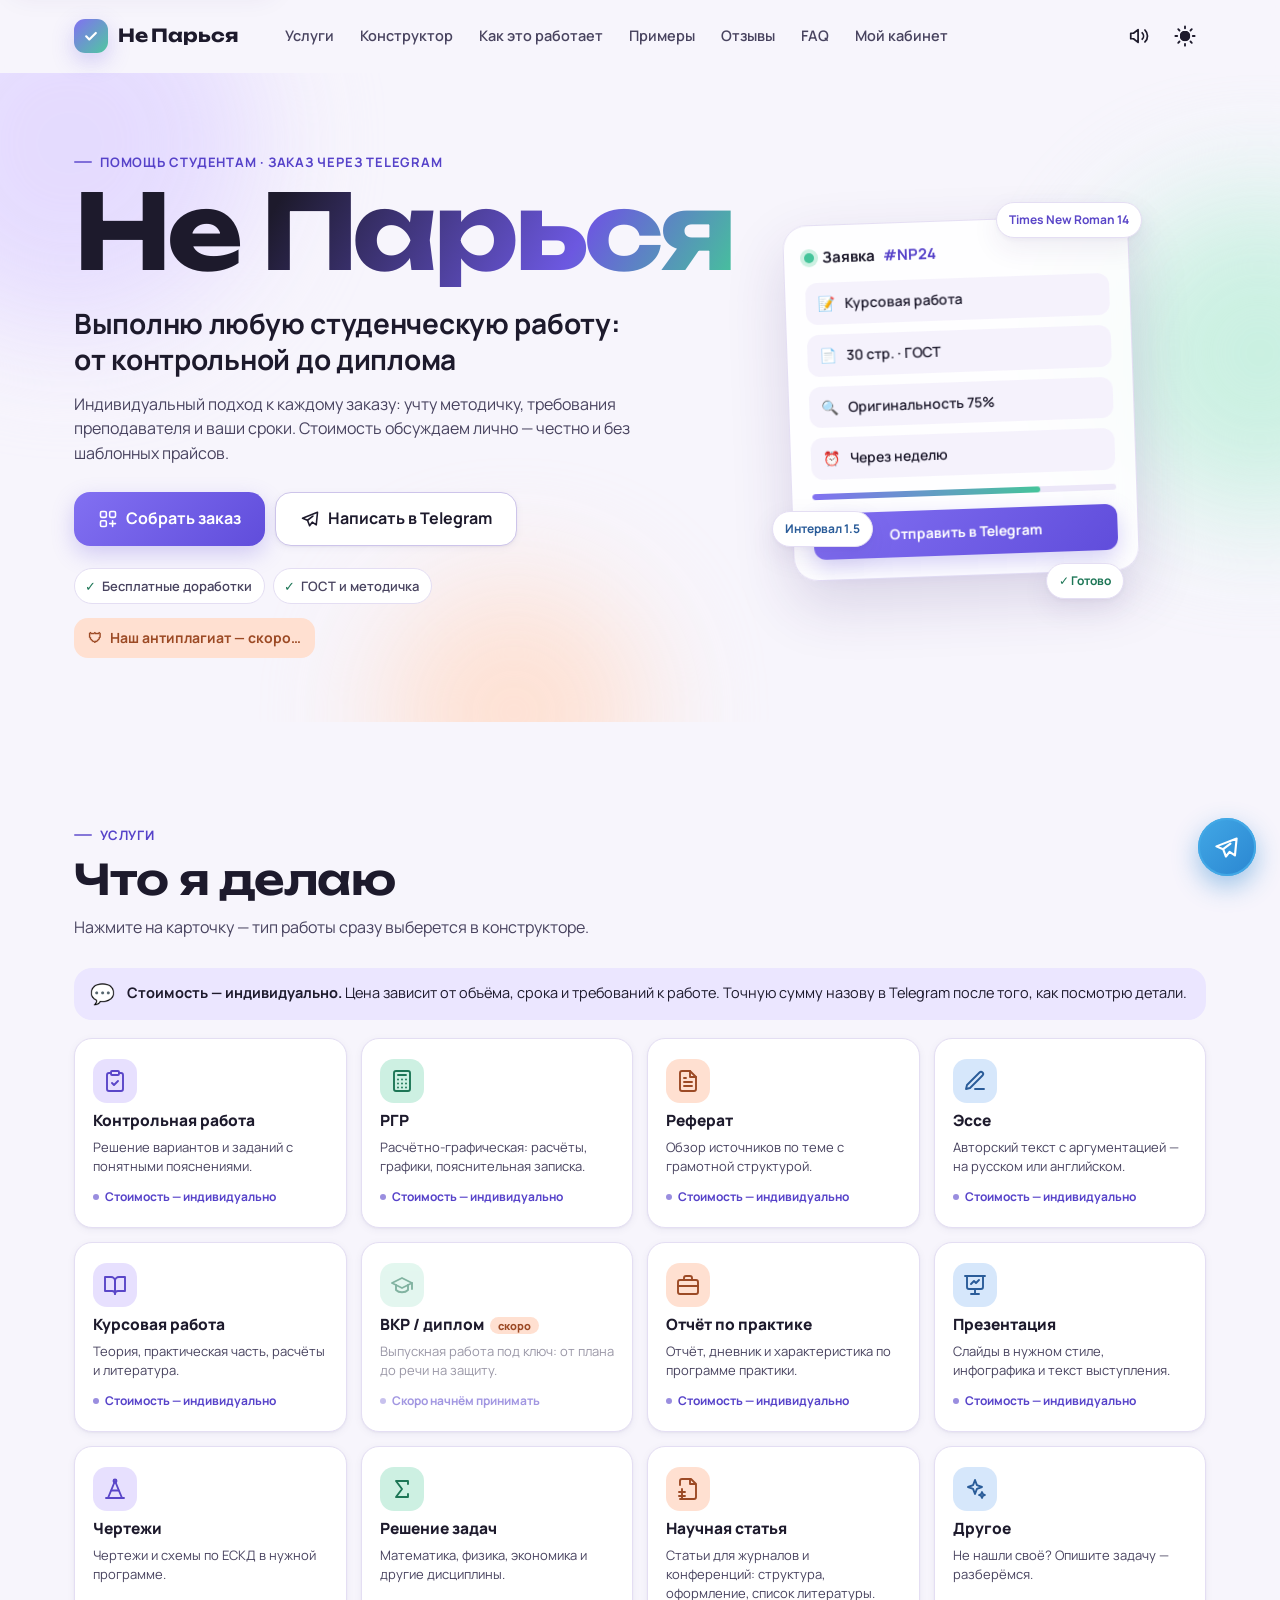
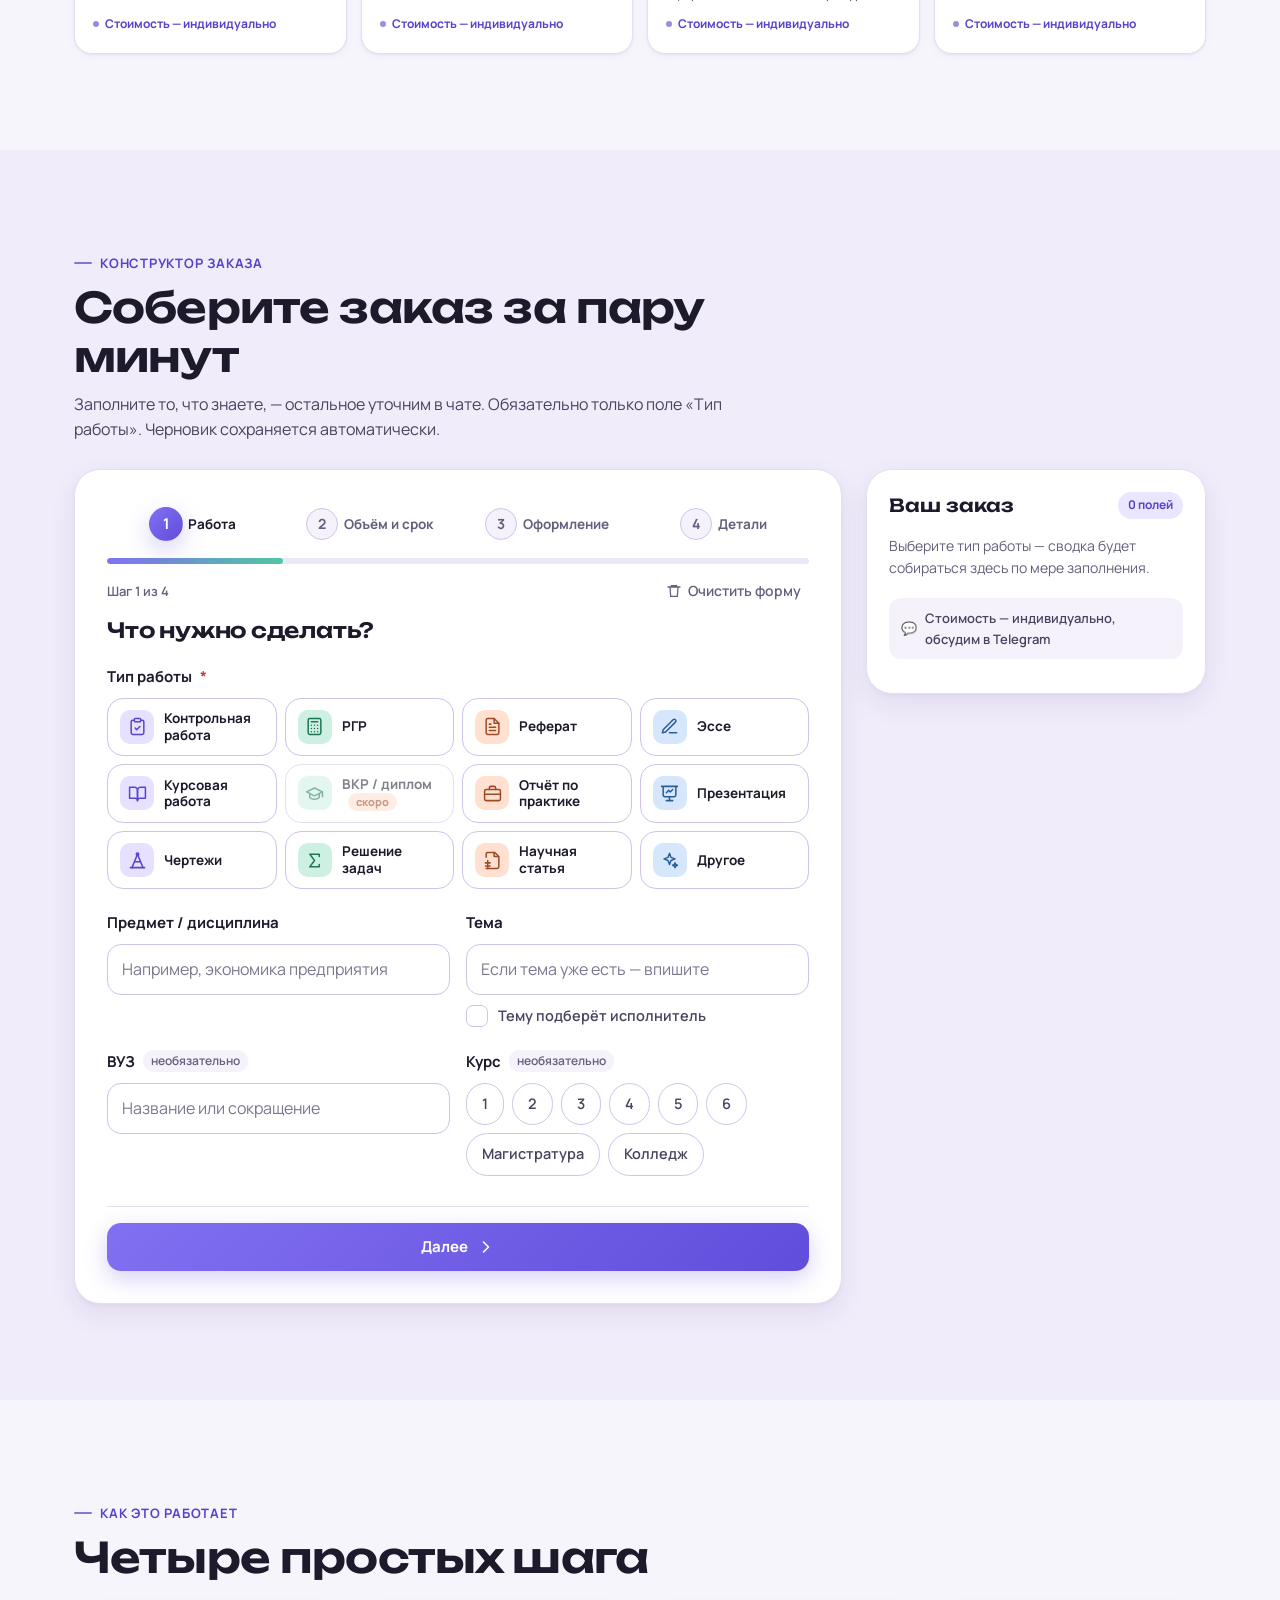
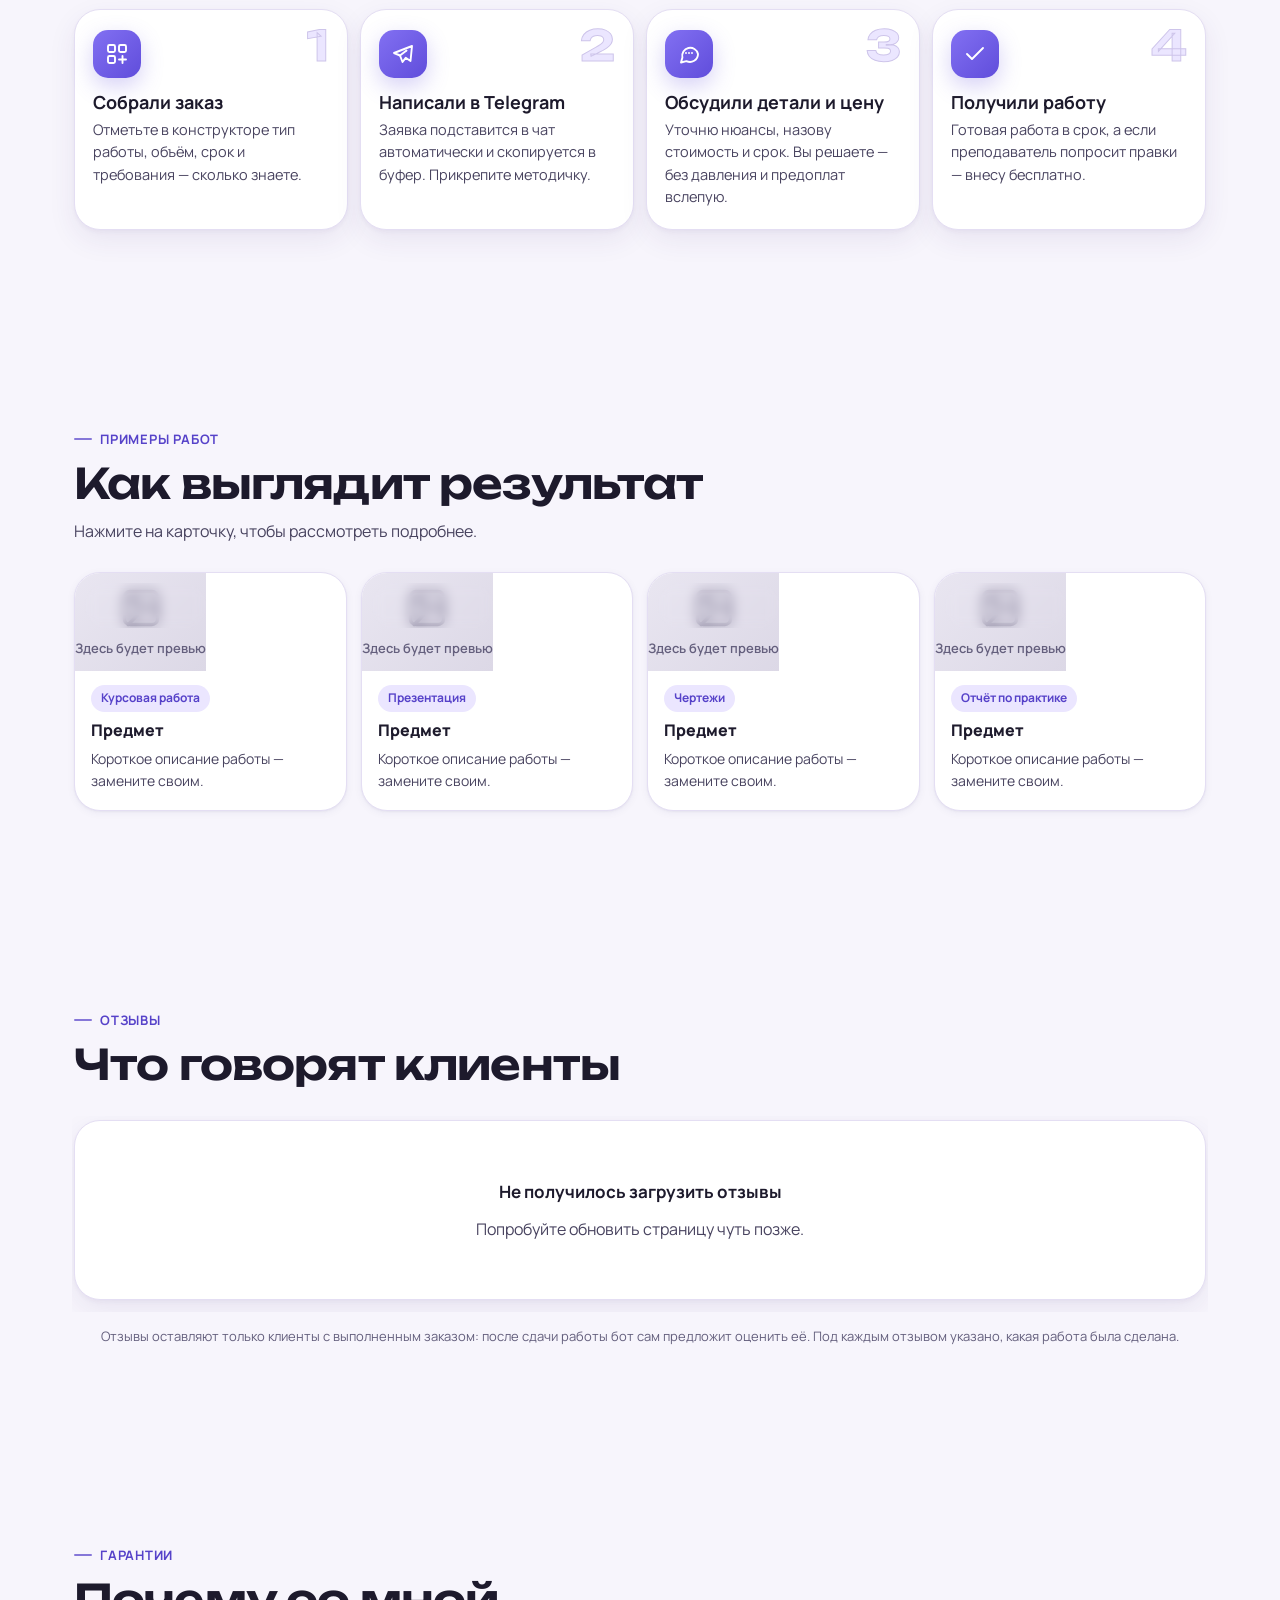
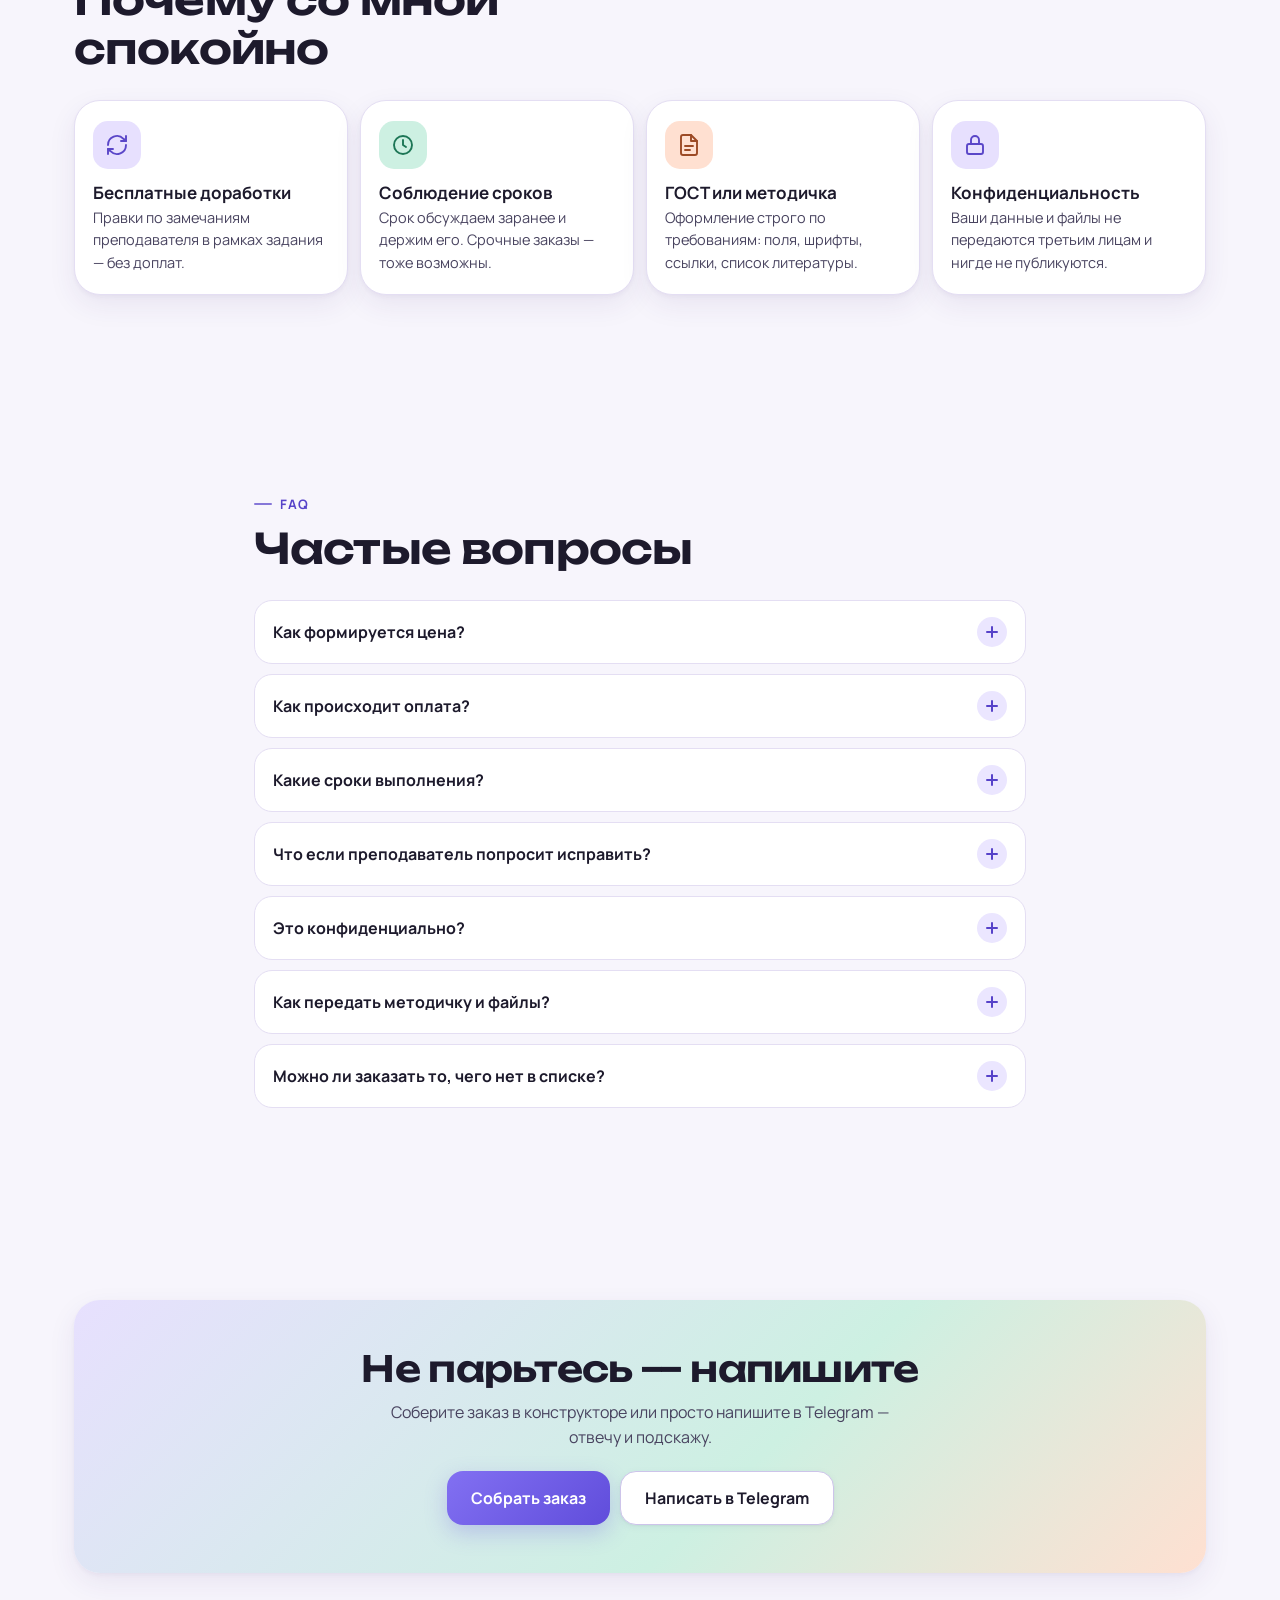
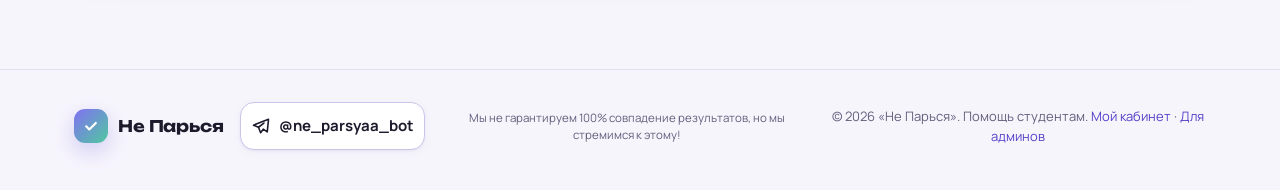
<file: index.html>
<!doctype html>
<html lang="ru">
<head>
  <meta charset="utf-8">
  <meta name="viewport" content="width=device-width, initial-scale=1, viewport-fit=cover">
  <title>Не Парься — помощь студентам</title>
  <meta name="description" content="Выполню любую студенческую работу: от контрольной до диплома. Индивидуальный подход и оформление по ГОСТ и методичке. Соберите заказ за пару минут и отправьте в Telegram.">
  <meta name="theme-color" content="#f7f5fc" media="(prefers-color-scheme: light)">
  <meta name="theme-color" content="#0c0c11" media="(prefers-color-scheme: dark)">

  <!-- Open Graph: карточка-превью при отправке ссылки в мессенджерах.
       После деплоя замените относительные пути на полный адрес сайта (см. README). -->
  <meta property="og:type" content="website">
  <meta property="og:locale" content="ru_RU">
  <meta property="og:site_name" content="Не Парься">
  <meta property="og:title" content="Не Парься — помощь студентам">
  <meta property="og:description" content="От контрольной до диплома. Соберите заказ в конструкторе и отправьте в Telegram — цена индивидуально.">
  <meta property="og:image" content="assets/og-image.png">
  <meta property="og:image:width" content="1200">
  <meta property="og:image:height" content="630">
  <meta property="og:image:alt" content="Не Парься — помощь студентам">
  <meta name="twitter:card" content="summary_large_image">
  <meta name="twitter:title" content="Не Парься — помощь студентам">
  <meta name="twitter:description" content="От контрольной до диплома. Соберите заказ и отправьте в Telegram.">
  <meta name="twitter:image" content="assets/og-image.png">

  <link rel="icon" href="assets/favicon.svg" type="image/svg+xml">
  <link rel="icon" href="assets/favicon-32.png" sizes="32x32" type="image/png">
  <link rel="apple-touch-icon" href="assets/apple-touch-icon.png">

  <!-- Тема применяется до отрисовки, чтобы не было «вспышки» не той темы -->
  <script>
    (function () {
      var t = null;
      try { t = localStorage.getItem('np-theme'); } catch (e) {}
      if (t !== 'light' && t !== 'dark') {
        var h = document.documentElement.getAttribute('data-theme');
        t = h === 'light' || h === 'dark' ? h : window.matchMedia && window.matchMedia('(prefers-color-scheme: dark)').matches ? 'dark' : 'light';
      }
      document.documentElement.setAttribute('data-theme', t);
      document.documentElement.classList.add('js');
    })();
  </script>

  <link rel="preconnect" href="https://fonts.googleapis.com">
  <link rel="preconnect" href="https://fonts.gstatic.com" crossorigin>
  <link href="https://fonts.googleapis.com/css2?family=Manrope:wght@400;500;600;700;800&family=Unbounded:wght@500;600;700&display=swap" rel="stylesheet">
  <link rel="stylesheet" href="styles.css?v=10">
</head>
<body>
  <a class="skip-link" href="#builder">Перейти к конструктору заказа</a>

  <!-- ============================ ШАПКА ============================ -->
  <header class="header" id="header">
    <div class="container header__inner">
      <a href="#top" class="logo" aria-label="Не Парься — на главную">
        <span class="logo__mark" aria-hidden="true">
          <svg viewBox="0 0 32 32"><path d="M9 16.5l4.5 4.5L23 11.5" fill="none" stroke="currentColor" stroke-width="3.2" stroke-linecap="round" stroke-linejoin="round"/></svg>
        </span>
        <span class="logo__text">Не Парься</span>
      </a>

      <nav class="nav" id="nav" aria-label="Основное меню">
        <a href="#services">Услуги</a>
        <a href="#builder">Конструктор</a>
        <a href="#how">Как это работает</a>
        <a href="#works" data-nav="works">Примеры</a>
        <a href="#reviews" data-nav="reviews">Отзывы</a>
        <a href="#faq">FAQ</a>
        <a href="cabinet.html" data-cabinet>Мой кабинет</a>
      </nav>

      <div class="header__actions">
        <div class="sound-ctl">
          <button class="icon-btn" id="soundBtn" type="button" aria-label="Настройки звука" aria-expanded="false" aria-controls="soundPop">
            <svg class="i-sound-on" viewBox="0 0 24 24" aria-hidden="true"><path d="M11 5 6 9H3v6h3l5 4z"/><path d="M15.5 8.5a5 5 0 0 1 0 7"/><path d="M18.5 5.5a9 9 0 0 1 0 13"/></svg>
            <svg class="i-sound-off" viewBox="0 0 24 24" aria-hidden="true"><path d="M11 5 6 9H3v6h3l5 4z"/><path d="m16 9 5 6M21 9l-5 6"/></svg>
          </button>
          <div class="sound-pop" id="soundPop" hidden>
            <label class="switch-row">
              <span>Звуки кликов</span>
              <span class="switch"><input type="checkbox" id="soundToggle" data-sound="none"><span class="switch__track"></span></span>
            </label>
            <label class="vol-row">
              <span class="vol-row__label">Громкость</span>
              <input class="range" type="range" id="soundVolume" min="0" max="100" step="1" aria-label="Громкость звуков">
            </label>
            <p class="sound-pop__hint">Мягкие звуки генерируются прямо в браузере</p>
          </div>
        </div>

        <button class="icon-btn theme-toggle" id="themeToggle" type="button" aria-label="Переключить тему">
          <svg class="sun-moon" viewBox="0 0 24 24" aria-hidden="true">
            <mask id="moonMask">
              <rect x="0" y="0" width="24" height="24" fill="#fff"/>
              <circle class="sun-moon__cut" cx="25" cy="6" r="6.5" fill="#000"/>
            </mask>
            <circle class="sun-moon__core" cx="12" cy="12" r="5" mask="url(#moonMask)"/>
            <g class="sun-moon__rays">
              <line x1="12" y1="1.5" x2="12" y2="3.5"/><line x1="12" y1="20.5" x2="12" y2="22.5"/>
              <line x1="1.5" y1="12" x2="3.5" y2="12"/><line x1="20.5" y1="12" x2="22.5" y2="12"/>
              <line x1="4.6" y1="4.6" x2="6" y2="6"/><line x1="18" y1="18" x2="19.4" y2="19.4"/>
              <line x1="4.6" y1="19.4" x2="6" y2="18"/><line x1="18" y1="6" x2="19.4" y2="4.6"/>
            </g>
          </svg>
        </button>

        <button class="icon-btn burger" id="burger" type="button" aria-label="Открыть меню" aria-expanded="false" aria-controls="nav">
          <span></span><span></span><span></span>
        </button>
      </div>
    </div>
  </header>

  <main id="top">
    <!-- Активный заказ клиента (виден, когда сайт открыт из бота или клиент уже заходил в кабинет) -->
    <section class="active-order" id="activeOrder" hidden aria-live="polite">
      <div class="container"><div class="ao-card" id="activeOrderBox"></div></div>
    </section>
    <!-- ============================ HERO ============================ -->
    <section class="hero">
      <div class="hero__bg" aria-hidden="true"><span class="blob blob--1"></span><span class="blob blob--2"></span><span class="blob blob--3"></span></div>
      <div class="container hero__inner">
        <div class="hero__text">
          <p class="eyebrow reveal">Помощь студентам · заказ через Telegram</p>
          <h1 class="hero__title reveal">Не&nbsp;Парься</h1>
          <p class="hero__offer reveal">Выполню любую студенческую работу: от&nbsp;контрольной до&nbsp;диплома</p>
          <p class="hero__sub reveal">Индивидуальный подход к&nbsp;каждому заказу: учту методичку, требования преподавателя и&nbsp;ваши сроки. Стоимость обсуждаем лично — честно и&nbsp;без шаблонных прайсов.</p>
          <div class="hero__cta reveal">
            <a href="#builder" class="btn btn--primary btn--lg" data-scroll>
              <svg viewBox="0 0 24 24" aria-hidden="true"><rect x="3" y="3" width="7" height="7" rx="1.5"/><rect x="14" y="3" width="7" height="7" rx="1.5"/><rect x="3" y="14" width="7" height="7" rx="1.5"/><path d="M17.5 14v7M14 17.5h7"/></svg>
              Собрать заказ
            </a>
            <a href="#" class="btn btn--ghost btn--lg" data-tg-link>
              <svg viewBox="0 0 24 24" aria-hidden="true"><path d="M21 4 3 11l6 2.5L11.5 20l3.2-4.2L19.5 19z"/><path d="m9 13.5 6.5-5"/></svg>
              Написать в&nbsp;Telegram
            </a>
          </div>
          <ul class="hero__chips reveal" aria-label="Коротко о главном">
            <li>Бесплатные доработки</li>
            <li>ГОСТ и методичка</li>
          </ul>
          <p class="soon-banner reveal"><span aria-hidden="true">🛡</span> Наш антиплагиат — скоро…</p>
        </div>

        <!-- Декоративная «заявка» — показывает, как выглядит заказ -->
        <div class="hero__visual reveal" aria-hidden="true">
          <div class="mock">
            <div class="mock__head"><span class="mock__dot"></span>Заявка <b>#NP24</b></div>
            <div class="mock__row"><span>📝</span>Курсовая работа</div>
            <div class="mock__row"><span>📄</span>30 стр. · ГОСТ</div>
            <div class="mock__row"><span>🔍</span>Оригинальность 75%</div>
            <div class="mock__row"><span>⏰</span>Через неделю</div>
            <div class="mock__bar"><span></span></div>
            <div class="mock__send">Отправить в Telegram</div>
          </div>
          <div class="float-chip float-chip--1">Times New Roman 14</div>
          <div class="float-chip float-chip--2">Интервал 1.5</div>
          <div class="float-chip float-chip--3">✓ Готово</div>
        </div>
      </div>
    </section>

    <!-- ============================ СЧЁТЧИКИ ============================ -->
    <section class="stats" aria-label="Цифры">
      <div class="container">
        <div class="stats__grid" id="statsGrid"></div>
      </div>
    </section>

    <!-- ============================ УСЛУГИ ============================ -->
    <section class="section" id="services">
      <div class="container">
        <div class="section__head reveal">
          <p class="eyebrow">Услуги</p>
          <h2 class="section__title">Что я делаю</h2>
          <p class="section__lead">Нажмите на карточку — тип работы сразу выберется в конструкторе.</p>
        </div>
        <div class="price-note reveal">
          <span class="price-note__icon" aria-hidden="true">💬</span>
          <p><b>Стоимость — индивидуально.</b> Цена зависит от объёма, срока и требований к работе. Точную сумму назову в Telegram после того, как посмотрю детали.</p>
        </div>
        <div class="services" id="servicesGrid"></div>
      </div>
    </section>

    <!-- ============================ КОНСТРУКТОР ============================ -->
    <section class="section section--builder" id="builder">
      <div class="container">
        <div class="section__head reveal">
          <p class="eyebrow">Конструктор заказа</p>
          <h2 class="section__title">Соберите заказ за&nbsp;пару минут</h2>
          <p class="section__lead">Заполните то, что знаете, — остальное уточним в чате. Обязательно только поле «Тип работы». Черновик сохраняется автоматически.</p>
        </div>

        <div class="builder">
          <form class="builder__form card" id="orderForm" novalidate autocomplete="off">
            <!-- Степпер и прогресс -->
            <div class="stepper" role="tablist" aria-label="Шаги конструктора">
              <button type="button" class="stepper__item is-active" data-goto="0" role="tab" aria-selected="true"><span class="stepper__num">1</span><span class="stepper__label">Работа</span></button>
              <button type="button" class="stepper__item" data-goto="1" role="tab" aria-selected="false"><span class="stepper__num">2</span><span class="stepper__label">Объём и срок</span></button>
              <button type="button" class="stepper__item" data-goto="2" role="tab" aria-selected="false"><span class="stepper__num">3</span><span class="stepper__label" id="step3Label">Оформление</span></button>
              <button type="button" class="stepper__item" data-goto="3" role="tab" aria-selected="false"><span class="stepper__num">4</span><span class="stepper__label">Детали</span></button>
            </div>
            <div class="progress" aria-hidden="true"><span class="progress__bar" id="progressBar"></span></div>
            <div class="builder__toolbar">
              <span class="builder__step-count" id="stepCount">Шаг 1 из 4</span>
              <button type="button" class="link-btn" id="clearForm">
                <svg viewBox="0 0 24 24" aria-hidden="true"><path d="M3 6h18M8 6V4h8v2M6 6l1 14h10l1-14"/></svg>
                <span>Очистить форму</span>
              </button>
            </div>

            <!-- ШАГ 1: что за работа -->
            <fieldset class="step is-active" data-step="0">
              <legend class="step__title">Что нужно сделать?</legend>

              <div class="field" id="typeField">
                <div class="field__label">Тип работы <span class="req" aria-hidden="true">*</span><span class="sr-only">(обязательно)</span></div>
                <div class="type-grid" id="typeGrid" role="radiogroup" aria-label="Тип работы"></div>
                <p class="field__error" id="typeError" role="alert" hidden>Выберите тип работы — это единственное обязательное поле</p>
              </div>

              <div class="grid-2">
                <div class="field">
                  <label class="field__label" for="subject">Предмет / дисциплина</label>
                  <input class="input" type="text" id="subject" name="subject" maxlength="120" placeholder="Например, экономика предприятия">
                </div>
                <div class="field">
                  <label class="field__label" for="topic">Тема</label>
                  <input class="input" type="text" id="topic" name="topic" maxlength="300" placeholder="Если тема уже есть — впишите">
                  <label class="check check--inline">
                    <input type="checkbox" name="topic_auto" value="1" id="topicAuto">
                    <span class="check__box" aria-hidden="true"></span>
                    <span>Тему подберёт исполнитель</span>
                  </label>
                </div>
              </div>

              <div class="grid-2">
                <div class="field">
                  <label class="field__label" for="university">ВУЗ <span class="opt">необязательно</span></label>
                  <input class="input" type="text" id="university" name="university" maxlength="120" placeholder="Название или сокращение">
                </div>
                <div class="field">
                  <div class="field__label">Курс <span class="opt">необязательно</span></div>
                  <div class="chips" role="radiogroup" aria-label="Курс">
                    <label class="chip"><input type="radio" name="course" value="1"><span>1</span></label>
                    <label class="chip"><input type="radio" name="course" value="2"><span>2</span></label>
                    <label class="chip"><input type="radio" name="course" value="3"><span>3</span></label>
                    <label class="chip"><input type="radio" name="course" value="4"><span>4</span></label>
                    <label class="chip"><input type="radio" name="course" value="5"><span>5</span></label>
                    <label class="chip"><input type="radio" name="course" value="6"><span>6</span></label>
                    <label class="chip"><input type="radio" name="course" value="mag"><span>Магистратура</span></label>
                    <label class="chip"><input type="radio" name="course" value="college"><span>Колледж</span></label>
                  </div>
                </div>
              </div>
            </fieldset>

            <!-- ШАГ 2: объём, срок, оригинальность -->
            <fieldset class="step" data-step="1" hidden>
              <legend class="step__title">Объём и сроки</legend>

              <div class="field" id="volumeField">
                <label class="field__label" for="volume" id="volumeLabel">Объём</label>
                <div class="num-stepper" id="volumeNum">
                  <button type="button" class="num-stepper__btn" data-num="-1" aria-label="Меньше">−</button>
                  <input class="input num-stepper__input" type="number" id="volume" name="volume" min="1" max="999" inputmode="numeric" placeholder="—">
                  <button type="button" class="num-stepper__btn" data-num="1" aria-label="Больше">+</button>
                  <span class="num-stepper__unit" id="volumeUnit">стр.</span>
                </div>
                <input class="input" type="text" id="volumeFree" name="volume_free" maxlength="120" placeholder="Опишите объём своими словами" hidden>
                <p class="field__hint" id="volumeHint">Примерно — точнее уточним в чате.</p>
              </div>

              <div class="field">
                <label class="field__label" for="deadline">Срок сдачи</label>
                <div class="deadline">
                  <input class="input deadline__date" type="date" id="deadline" name="deadline">
                  <div class="chips" role="radiogroup" aria-label="Быстрый выбор срока">
                    <label class="chip"><input type="radio" name="deadline_quick" value="1"><span>Завтра</span></label>
                    <label class="chip"><input type="radio" name="deadline_quick" value="3"><span>3 дня</span></label>
                    <label class="chip"><input type="radio" name="deadline_quick" value="7"><span>Неделя</span></label>
                    <label class="chip"><input type="radio" name="deadline_quick" value="flex"><span>Не горит</span></label>
                  </div>
                </div>
                <p class="field__error" id="deadlineError" role="alert" hidden>Эта дата уже прошла — выберите сегодняшнюю или более позднюю</p>
              </div>

              <div class="field">
                <div class="field__label">
                  <label for="originality">Оригинальность</label>
                  <output class="range-value" id="originalityOut" for="originality">не выбрано</output>
                </div>
                <div class="range-wrap" id="originalityWrap">
                  <input class="range" type="range" id="originality" name="originality" min="50" max="95" step="5" value="70">
                  <div class="range-scale" aria-hidden="true"><span>50%</span><span>70%</span><span>95%</span></div>
                </div>
                <input type="hidden" name="orig_touched" id="origTouched" value="">
                <div class="chips">
                  <label class="chip"><input type="checkbox" name="orig_none" value="yes"><span>Проверка не нужна</span></label>
                </div>
              </div>

              <div class="field">
                <div class="field__label">Процент ИИ <span class="opt">проверка на нейросети</span></div>
                <div class="chips" role="radiogroup" aria-label="Процент ИИ">
                  <label class="chip"><input type="radio" name="ai" value="0"><span>0% — без ИИ</span></label>
                  <label class="chip"><input type="radio" name="ai" value="10"><span>до 10%</span></label>
                  <label class="chip"><input type="radio" name="ai" value="20"><span>до 20%</span></label>
                  <label class="chip"><input type="radio" name="ai" value="30"><span>до 30%</span></label>
                  <label class="chip"><input type="radio" name="ai" value="any"><span>Не важно</span></label>
                </div>
              </div>

              <div class="field">
                <div class="field__label">Есть методичка или требования преподавателя?</div>
                <div class="chips" role="radiogroup" aria-label="Методичка">
                  <label class="chip"><input type="radio" name="manual" value="yes"><span>Да, есть</span></label>
                  <label class="chip"><input type="radio" name="manual" value="no"><span>Нет</span></label>
                </div>
                <div class="hint-box" id="manualHint" hidden>
                  <span aria-hidden="true">📎</span>
                  <p>Отлично! После отправки заявки прикрепите файл методички и требования прямо в чат Telegram — я учту их до расчёта цены.</p>
                </div>
                <!-- Методичка прямо на сайте (когда подключена база) -->
                <div class="upload" id="manualUpload" hidden>
                  <label class="upload__drop">
                    <input type="file" id="manualFiles" multiple accept=".pdf,.doc,.docx,.xls,.xlsx,.ppt,.pptx,.txt,.rtf,.odt,.zip,.rar,image/*">
                    <span class="upload__icon" aria-hidden="true">📎</span>
                    <span><b>Прикрепить методичку</b><small>PDF, Word, фото — до 20 МБ, можно несколько файлов</small></span>
                  </label>
                  <ul class="upload__list" id="manualList"></ul>
                  <p class="field__hint">Файлы придут исполнителю вместе с заказом. Можно и позже — кнопкой «📎 Прикрепить файл» в боте.</p>
                </div>
              </div>
            </fieldset>

            <!-- ШАГ 3: оформление / дизайн (зависит от типа работы) -->
            <fieldset class="step" data-step="2" hidden>
              <legend class="step__title" id="step3Title">Оформление</legend>

              <!-- Для контрольных/РГР/задач оформление — по желанию -->
              <div class="field" id="fmtOptional" hidden>
                <label class="switch-row switch-row--card">
                  <span>
                    <b>Нужно оформить в Word по требованиям</b>
                    <small>Включите, если работу нужно сдать оформленным текстом, а не только решением</small>
                  </span>
                  <span class="switch"><input type="checkbox" name="need_format" value="1" id="needFormat"><span class="switch__track"></span></span>
                </label>
              </div>

              <!-- Оформление текста -->
              <div class="design-block" id="fmtBlock" hidden>
                <div class="field">
                  <div class="field__label">Стандарт оформления</div>
                  <div class="chips" role="radiogroup" aria-label="Стандарт оформления">
                    <label class="chip"><input type="radio" name="fmt_standard" value="ГОСТ"><span>ГОСТ</span></label>
                    <label class="chip"><input type="radio" name="fmt_standard" value="по методичке ВУЗа"><span>По методичке ВУЗа</span></label>
                    <label class="chip"><input type="radio" name="fmt_standard" value="свободное"><span>Свободно</span></label>
                  </div>
                </div>

                <div class="field">
                  <div class="field__label">Шрифт</div>
                  <div class="font-grid" role="radiogroup" aria-label="Шрифт">
                    <label class="font-card"><input type="radio" name="fmt_font" value="Times New Roman"><span class="font-card__inner"><span class="font-card__sample ff-times">Аа Бб</span><span class="font-card__name">Times New Roman</span></span></label>
                    <label class="font-card"><input type="radio" name="fmt_font" value="Arial"><span class="font-card__inner"><span class="font-card__sample ff-arial">Аа Бб</span><span class="font-card__name">Arial</span></span></label>
                    <label class="font-card"><input type="radio" name="fmt_font" value="Calibri"><span class="font-card__inner"><span class="font-card__sample ff-calibri">Аа Бб</span><span class="font-card__name">Calibri</span></span></label>
                    <label class="font-card"><input type="radio" name="fmt_font" value="other"><span class="font-card__inner"><span class="font-card__sample">Аа ?</span><span class="font-card__name">Другой</span></span></label>
                  </div>
                  <input class="input reveal-input" type="text" name="fmt_font_other" id="fmtFontOther" maxlength="60" placeholder="Какой шрифт?" hidden>
                  <p class="font-preview" id="fontPreview" hidden>Пример текста: «Введение. Актуальность темы исследования обусловлена…»</p>
                </div>

                <div class="grid-2">
                  <div class="field">
                    <div class="field__label">Кегль</div>
                    <div class="chips" role="radiogroup" aria-label="Кегль">
                      <label class="chip"><input type="radio" name="fmt_size" value="12"><span>12</span></label>
                      <label class="chip"><input type="radio" name="fmt_size" value="14"><span>14</span></label>
                      <label class="chip"><input type="radio" name="fmt_size" value="other"><span>Другой</span></label>
                    </div>
                    <input class="input input--short" type="number" name="fmt_size_other" id="fmtSizeOther" min="8" max="28" inputmode="numeric" placeholder="Кегль" hidden>
                  </div>
                  <div class="field">
                    <div class="field__label">Межстрочный интервал</div>
                    <div class="chips" role="radiogroup" aria-label="Межстрочный интервал">
                      <label class="chip"><input type="radio" name="fmt_spacing" value="1.0"><span>1.0</span></label>
                      <label class="chip"><input type="radio" name="fmt_spacing" value="1.5"><span>1.5</span></label>
                      <label class="chip"><input type="radio" name="fmt_spacing" value="2.0"><span>2.0</span></label>
                    </div>
                  </div>
                </div>

                <div class="grid-2">
                  <div class="field">
                    <div class="field__label">Поля страницы</div>
                    <div class="chips" role="radiogroup" aria-label="Поля страницы">
                      <label class="chip"><input type="radio" name="fmt_margins" value="стандартные ГОСТ"><span>Стандартные ГОСТ</span></label>
                      <label class="chip"><input type="radio" name="fmt_margins" value="по методичке"><span>По методичке</span></label>
                    </div>
                  </div>
                  <div class="field">
                    <div class="field__label">Язык работы</div>
                    <div class="chips" role="radiogroup" aria-label="Язык работы">
                      <label class="chip"><input type="radio" name="lang" value="русский"><span>Русский</span></label>
                      <label class="chip"><input type="radio" name="lang" value="английский"><span>Английский</span></label>
                      <label class="chip"><input type="radio" name="lang" value="other"><span>Другой</span></label>
                    </div>
                    <input class="input" type="text" name="lang_other" id="langOther" maxlength="40" placeholder="Какой язык?" hidden>
                  </div>
                </div>

                <div class="field">
                  <div class="field__label">Что нужно в работе</div>
                  <div class="check-grid">
                    <label class="check-card"><input type="checkbox" name="parts" value="титульный лист"><span class="check__box" aria-hidden="true"></span><span>Титульный лист</span></label>
                    <label class="check-card"><input type="checkbox" name="parts" value="содержание"><span class="check__box" aria-hidden="true"></span><span>Содержание</span></label>
                    <label class="check-card"><input type="checkbox" name="parts" value="список литературы" id="partRefs"><span class="check__box" aria-hidden="true"></span><span>Список литературы</span></label>
                    <label class="check-card"><input type="checkbox" name="parts" value="приложения"><span class="check__box" aria-hidden="true"></span><span>Приложения</span></label>
                    <label class="check-card"><input type="checkbox" name="parts" value="рисунки, таблицы, графики"><span class="check__box" aria-hidden="true"></span><span>Рисунки, таблицы, графики</span></label>
                    <label class="check-card"><input type="checkbox" name="parts" value="расчёты"><span class="check__box" aria-hidden="true"></span><span>Расчёты</span></label>
                  </div>
                  <div class="inline-field" id="refsCountWrap" hidden>
                    <label for="refsCount">Сколько источников?</label>
                    <input class="input input--short" type="number" id="refsCount" name="refs_count" min="1" max="300" inputmode="numeric" placeholder="20">
                  </div>
                </div>
              </div>

              <!-- Дизайн презентации -->
              <div class="design-block" id="presBlock" hidden>
                <div class="field">
                  <div class="field__label">Стиль</div>
                  <div class="style-grid" id="styleGrid" role="radiogroup" aria-label="Стиль презентации">
                    <label class="style-card"><input type="radio" name="pr_style" value="строгий академический"><span class="style-card__inner"><span class="slide slide--academic"><i></i><b></b><b></b><b class="s"></b></span><span class="style-card__name">Строгий академический</span></span></label>
                    <label class="style-card"><input type="radio" name="pr_style" value="минимализм"><span class="style-card__inner"><span class="slide slide--minimal"><i></i><b></b></span><span class="style-card__name">Минимализм</span></span></label>
                    <label class="style-card"><input type="radio" name="pr_style" value="современный/яркий"><span class="style-card__inner"><span class="slide slide--bright"><i></i><b></b><em></em></span><span class="style-card__name">Современный, яркий</span></span></label>
                    <label class="style-card"><input type="radio" name="pr_style" value="корпоративный"><span class="style-card__inner"><span class="slide slide--corp"><i></i><b></b><b></b><em></em><em></em></span><span class="style-card__name">Корпоративный</span></span></label>
                    <label class="style-card"><input type="radio" name="pr_style" value="креативный"><span class="style-card__inner"><span class="slide slide--creative"><i></i><b></b><em></em><em></em></span><span class="style-card__name">Креативный</span></span></label>
                    <label class="style-card"><input type="radio" name="pr_style" value="на усмотрение исполнителя"><span class="style-card__inner"><span class="slide slide--any"><i>?</i></span><span class="style-card__name">На усмотрение исполнителя</span></span></label>
                  </div>
                </div>

                <div class="field">
                  <div class="field__label">Цветовая гамма</div>
                  <div class="palette-grid" id="paletteGrid" role="radiogroup" aria-label="Цветовая гамма"></div>
                  <input class="input" type="text" name="pr_palette_custom" id="paletteCustom" maxlength="80" placeholder="Опишите цвета: например, бордовый и бежевый" hidden>
                </div>

                <div class="field">
                  <div class="field__label">Шрифт презентации</div>
                  <div class="pfont-grid" id="pfontGrid" role="radiogroup" aria-label="Шрифт презентации"></div>
                  <div class="slide-preview" id="slidePreview" aria-live="polite">
                    <span class="slide-preview__tag">Живое превью</span>
                    <span class="slide-preview__title" id="slidePreviewTitle">Тема вашей презентации</span>
                    <span class="slide-preview__text">Подзаголовок · Студент 3 курса</span>
                  </div>
                </div>

                <div class="grid-2">
                  <div class="field">
                    <div class="field__label">Формат</div>
                    <div class="chips" role="radiogroup" aria-label="Формат презентации">
                      <label class="chip"><input type="radio" name="pr_format" value="PowerPoint"><span>PowerPoint</span></label>
                      <label class="chip"><input type="radio" name="pr_format" value="Google Slides"><span>Google Slides</span></label>
                      <label class="chip"><input type="radio" name="pr_format" value="PDF"><span>PDF</span></label>
                      <label class="chip"><input type="radio" name="pr_format" value="Canva"><span>Canva</span></label>
                    </div>
                  </div>
                  <div class="field">
                    <div class="field__label">Анимации</div>
                    <div class="chips" role="radiogroup" aria-label="Анимации">
                      <label class="chip"><input type="radio" name="pr_anim" value="без анимаций"><span>Без</span></label>
                      <label class="chip"><input type="radio" name="pr_anim" value="минимальные анимации"><span>Минимальные</span></label>
                      <label class="chip"><input type="radio" name="pr_anim" value="активные анимации"><span>Активные</span></label>
                    </div>
                  </div>
                </div>

                <div class="grid-2">
                  <div class="field">
                    <div class="field__label">Нужен текст выступления?</div>
                    <div class="chips" role="radiogroup" aria-label="Текст выступления">
                      <label class="chip"><input type="radio" name="pr_speech" value="yes"><span>Да</span></label>
                      <label class="chip"><input type="radio" name="pr_speech" value="no"><span>Нет</span></label>
                    </div>
                  </div>
                  <div class="field">
                    <div class="field__label">Шаблон ВУЗа</div>
                    <div class="chips" role="radiogroup" aria-label="Шаблон ВУЗа">
                      <label class="chip"><input type="radio" name="pr_template" value="yes"><span>Есть, отправлю в чат</span></label>
                      <label class="chip"><input type="radio" name="pr_template" value="no"><span>Нет</span></label>
                    </div>
                  </div>
                </div>
              </div>

              <!-- Параметры чертежей -->
              <div class="design-block" id="drawBlock" hidden>
                <div class="field">
                  <div class="field__label">В какой программе</div>
                  <div class="chips" role="radiogroup" aria-label="Программа">
                    <label class="chip"><input type="radio" name="dr_soft" value="AutoCAD"><span>AutoCAD</span></label>
                    <label class="chip"><input type="radio" name="dr_soft" value="КОМПАС-3D"><span>КОМПАС-3D</span></label>
                    <label class="chip"><input type="radio" name="dr_soft" value="SolidWorks"><span>SolidWorks</span></label>
                                        <label class="chip"><input type="radio" name="dr_soft" value="не важно"><span>Не важно</span></label>
                  </div>
                </div>
                <div class="field">
                  <div class="field__label">Формат листа</div>
                  <div class="chips" role="radiogroup" aria-label="Формат листа">
                    <label class="chip"><input type="radio" name="dr_format" value="А4"><span>А4</span></label>
                    <label class="chip"><input type="radio" name="dr_format" value="А3"><span>А3</span></label>
                    <label class="chip"><input type="radio" name="dr_format" value="А2"><span>А2</span></label>
                    <label class="chip"><input type="radio" name="dr_format" value="А1"><span>А1</span></label>
                    <label class="chip"><input type="radio" name="dr_format" value="по заданию"><span>По заданию</span></label>
                  </div>
                </div>
              </div>

              <div class="hint-box hint-box--soft" id="noDesign" hidden>
                <span aria-hidden="true">✨</span>
                <p>Для этого типа работы особых настроек оформления нет — все пожелания напишите на следующем шаге в комментарии.</p>
              </div>
            </fieldset>

            <!-- ШАГ 4: доп. услуги, комментарий -->
            <fieldset class="step" data-step="3" hidden>
              <legend class="step__title">Последние штрихи</legend>

              <div class="field">
                <div class="field__label">Дополнительные услуги</div>
                <div class="extra-grid">
                  <label class="extra-card"><input type="checkbox" name="extras" value="речь для защиты"><span class="extra-card__inner"><span class="extra-card__icon" aria-hidden="true">🎤</span><span><b>Речь для защиты</b><small>Текст доклада на 5–7 минут</small></span></span></label>
                  <label class="extra-card"><input type="checkbox" name="extras" value="раздаточный материал"><span class="extra-card__inner"><span class="extra-card__icon" aria-hidden="true">🗂</span><span><b>Раздаточный материал</b><small>Для комиссии и преподавателя</small></span></span></label>
                  <label class="extra-card"><input type="checkbox" name="extras" value="сопровождение до защиты"><span class="extra-card__inner"><span class="extra-card__icon" aria-hidden="true">🤝</span><span><b>Сопровождение до защиты</b><small>Правки и ответы на вопросы</small></span></span></label>
                  <label class="extra-card"><input type="checkbox" name="extras" value="срочное выполнение"><span class="extra-card__inner"><span class="extra-card__icon" aria-hidden="true">⚡</span><span><b>Срочное выполнение</b><small>Когда сдавать уже скоро</small></span></span></label>
                </div>
              </div>

              <div class="field">
                <label class="field__label" for="comment">Комментарий / особые пожелания</label>
                <textarea class="input textarea" id="comment" name="comment" rows="4" maxlength="1500" placeholder="Что важно учесть: требования преподавателя, план работы, структура, на что обратить внимание…"></textarea>
                <p class="field__hint"><span id="commentCount">0</span> / 1500</p>
              </div>

              <div class="field">
                <label class="field__label" for="clientName">Как к вам обращаться? <span class="opt">необязательно</span></label>
                <input class="input" type="text" id="clientName" name="client_name" maxlength="60" placeholder="Имя">
              </div>

              <!-- Для титульного листа: по желанию клиента -->
              <div class="grid-2">
                <div class="field">
                  <label class="field__label" for="titleStudent">Ваше ФИО для титульника <span class="opt">необязательно</span></label>
                  <input class="input" type="text" id="titleStudent" name="title_student" maxlength="120" placeholder="Иванов Иван Иванович" autocomplete="name">
                </div>
                <div class="field">
                  <label class="field__label" for="titleTeacher">ФИО преподавателя <span class="opt">необязательно</span></label>
                  <input class="input" type="text" id="titleTeacher" name="title_teacher" maxlength="120" placeholder="Петров П. П., доцент">
                </div>
              </div>
              <p class="field__hint">Впишем на титульный лист. Можно оставить пустым и прислать позже в чат.</p>
            </fieldset>

            <!-- Навигация по шагам -->
            <div class="step-nav">
              <button type="button" class="btn btn--ghost" id="prevStep" hidden>
                <svg viewBox="0 0 24 24" aria-hidden="true"><path d="m15 18-6-6 6-6"/></svg>
                Назад
              </button>
              <button type="button" class="btn btn--primary" id="nextStep">
                Далее
                <svg viewBox="0 0 24 24" aria-hidden="true"><path d="m9 18 6-6-6-6"/></svg>
              </button>
              <button type="button" class="btn btn--primary" id="reviewOrder" hidden>
                <svg viewBox="0 0 24 24" aria-hidden="true"><path d="M21 4 3 11l6 2.5L11.5 20l3.2-4.2L19.5 19z"/><path d="m9 13.5 6.5-5"/></svg>
                Отправить заказ в&nbsp;Telegram
              </button>
            </div>
          </form>

          <!-- Живая сводка: на десктопе — сбоку, на телефоне — плашка снизу -->
          <aside class="summary" id="summary" aria-label="Сводка заказа">
            <button type="button" class="summary__bar" id="summaryBar" aria-expanded="false" aria-controls="summaryBody">
              <span class="summary__bar-icon" aria-hidden="true">🧾</span>
              <span class="summary__bar-text">
                <b>Ваш заказ</b>
                <span id="summaryShort">пока пусто</span>
              </span>
              <span class="summary__chev" aria-hidden="true"><svg viewBox="0 0 24 24"><path d="m6 15 6-6 6 6"/></svg></span>
            </button>
            <div class="summary__body" id="summaryBody">
              <div class="summary__head">
                <h3>Ваш заказ</h3>
                <span class="summary__filled" id="summaryFilled">0 полей</span>
              </div>
              <ul class="summary__list" id="summaryList"></ul>
              <p class="summary__empty" id="summaryEmpty">Выберите тип работы — сводка будет собираться здесь по мере заполнения.</p>
              <div class="summary__price">
                <span aria-hidden="true">💬</span>
                <span>Стоимость — индивидуально, обсудим в Telegram</span>
              </div>
              <button type="button" class="btn btn--primary btn--block" id="summarySend">Отправить заказ в&nbsp;Telegram</button>
            </div>
          </aside>
        </div>
      </div>
    </section>

    <!-- ============================ КАК ЭТО РАБОТАЕТ ============================ -->
    <section class="section" id="how">
      <div class="container">
        <div class="section__head reveal">
          <p class="eyebrow">Как это работает</p>
          <h2 class="section__title">Четыре простых шага</h2>
        </div>
        <ol class="how">
          <li class="how__item card reveal">
            <span class="how__num">1</span>
            <span class="how__icon" aria-hidden="true"><svg viewBox="0 0 24 24"><rect x="3" y="3" width="7" height="7" rx="1.5"/><rect x="14" y="3" width="7" height="7" rx="1.5"/><rect x="3" y="14" width="7" height="7" rx="1.5"/><path d="M17.5 14v7M14 17.5h7"/></svg></span>
            <h3>Собрали заказ</h3>
            <p>Отметьте в конструкторе тип работы, объём, срок и требования — сколько знаете.</p>
          </li>
          <li class="how__item card reveal">
            <span class="how__num">2</span>
            <span class="how__icon" aria-hidden="true"><svg viewBox="0 0 24 24"><path d="M21 4 3 11l6 2.5L11.5 20l3.2-4.2L19.5 19z"/><path d="m9 13.5 6.5-5"/></svg></span>
            <h3>Написали в Telegram</h3>
            <p>Заявка подставится в чат автоматически и скопируется в буфер. Прикрепите методичку.</p>
          </li>
          <li class="how__item card reveal">
            <span class="how__num">3</span>
            <span class="how__icon" aria-hidden="true"><svg viewBox="0 0 24 24"><path d="M21 12a8 8 0 0 1-11.6 7.1L4 20.5l1.4-4.9A8 8 0 1 1 21 12z"/><path d="M9 11h.01M12 11h.01M15 11h.01"/></svg></span>
            <h3>Обсудили детали и цену</h3>
            <p>Уточню нюансы, назову стоимость и срок. Вы решаете — без давления и предоплат вслепую.</p>
          </li>
          <li class="how__item card reveal">
            <span class="how__num">4</span>
            <span class="how__icon" aria-hidden="true"><svg viewBox="0 0 24 24"><path d="M20 6 9 17l-5-5"/></svg></span>
            <h3>Получили работу</h3>
            <p>Готовая работа в срок, а если преподаватель попросит правки — внесу бесплатно.</p>
          </li>
        </ol>
      </div>
    </section>

    <!-- ============================ ПРИМЕРЫ РАБОТ ============================ -->
    <section class="section" id="works">
      <div class="container">
        <div class="section__head reveal">
          <p class="eyebrow">Примеры работ</p>
          <h2 class="section__title">Как выглядит результат</h2>
          <p class="section__lead">Нажмите на карточку, чтобы рассмотреть подробнее.</p>
        </div>
        <div class="works" id="worksGrid"></div>
      </div>
    </section>

    <!-- ============================ ОТЗЫВЫ ============================ -->
    <section class="section" id="reviews">
      <div class="container">
        <div class="section__head section__head--row reveal">
          <div>
            <p class="eyebrow">Отзывы</p>
            <h2 class="section__title">Что говорят клиенты</h2>
          </div>
          <div class="carousel__ctrls">
            <button type="button" class="icon-btn icon-btn--outline" id="revPrev" aria-label="Предыдущий отзыв"><svg viewBox="0 0 24 24" aria-hidden="true"><path d="m15 18-6-6 6-6"/></svg></button>
            <button type="button" class="icon-btn icon-btn--outline" id="revNext" aria-label="Следующий отзыв"><svg viewBox="0 0 24 24" aria-hidden="true"><path d="m9 18 6-6-6-6"/></svg></button>
          </div>
        </div>
        <div class="carousel reveal">
          <div class="carousel__track" id="reviewsTrack" tabindex="0" aria-label="Отзывы клиентов"></div>
          <div class="carousel__dots" id="reviewsDots"></div>
        </div>
        <div class="reviews__cta reveal">
          <p class="reviews__note">Отзывы оставляют только клиенты с выполненным заказом: после сдачи работы бот сам предложит оценить её. Под каждым отзывом указано, какая работа была сделана.</p>
        </div>
      </div>
    </section>

    <!-- ============================ ГАРАНТИИ ============================ -->
    <section class="section" id="guarantees">
      <div class="container">
        <div class="section__head reveal">
          <p class="eyebrow">Гарантии</p>
          <h2 class="section__title">Почему со мной спокойно</h2>
        </div>
        <div class="perks">
          <div class="perk card reveal">
            <span class="perk__icon perk__icon--lav" aria-hidden="true"><svg viewBox="0 0 24 24"><path d="M3 12a9 9 0 0 1 15.5-6.2L21 8"/><path d="M21 3v5h-5"/><path d="M21 12a9 9 0 0 1-15.5 6.2L3 16"/><path d="M3 21v-5h5"/></svg></span>
            <h3>Бесплатные доработки</h3>
            <p>Правки по замечаниям преподавателя в рамках задания — без доплат.</p>
          </div>
          <div class="perk card reveal">
            <span class="perk__icon perk__icon--mint" aria-hidden="true"><svg viewBox="0 0 24 24"><circle cx="12" cy="12" r="9"/><path d="M12 7v5l3 2"/></svg></span>
            <h3>Соблюдение сроков</h3>
            <p>Срок обсуждаем заранее и держим его. Срочные заказы — тоже возможны.</p>
          </div>
          <div class="perk card reveal">
            <span class="perk__icon perk__icon--peach" aria-hidden="true"><svg viewBox="0 0 24 24"><path d="M14 2H6a2 2 0 0 0-2 2v16a2 2 0 0 0 2 2h12a2 2 0 0 0 2-2V8z"/><path d="M14 2v6h6M8 13h8M8 17h5"/></svg></span>
            <h3>ГОСТ или методичка</h3>
            <p>Оформление строго по требованиям: поля, шрифты, ссылки, список литературы.</p>
          </div>
          <div class="perk card reveal">
            <span class="perk__icon perk__icon--lav" aria-hidden="true"><svg viewBox="0 0 24 24"><rect x="4" y="11" width="16" height="10" rx="2"/><path d="M8 11V7a4 4 0 0 1 8 0v4"/></svg></span>
            <h3>Конфиденциальность</h3>
            <p>Ваши данные и файлы не передаются третьим лицам и нигде не публикуются.</p>
          </div>
        </div>
      </div>
    </section>

    <!-- ============================ FAQ ============================ -->
    <section class="section" id="faq">
      <div class="container container--narrow">
        <div class="section__head reveal">
          <p class="eyebrow">FAQ</p>
          <h2 class="section__title">Частые вопросы</h2>
        </div>
        <div class="faq" id="faqList"></div>
      </div>
    </section>

    <!-- ============================ ФИНАЛЬНЫЙ ПРИЗЫВ ============================ -->
    <section class="section section--cta">
      <div class="container">
        <div class="cta card reveal">
          <h2>Не парьтесь — напишите</h2>
          <p>Соберите заказ в конструкторе или просто напишите в Telegram — отвечу и подскажу.</p>
          <div class="cta__btns">
            <a href="#builder" class="btn btn--primary btn--lg" data-scroll>Собрать заказ</a>
            <a href="#" class="btn btn--ghost btn--lg" data-tg-link>Написать в&nbsp;Telegram</a>
          </div>
        </div>
      </div>
    </section>
  </main>

  <!-- ============================ ФУТЕР ============================ -->
  <footer class="footer">
    <div class="container footer__inner">
      <a href="#top" class="logo logo--sm">
        <span class="logo__mark" aria-hidden="true"><svg viewBox="0 0 32 32"><path d="M9 16.5l4.5 4.5L23 11.5" fill="none" stroke="currentColor" stroke-width="3.2" stroke-linecap="round" stroke-linejoin="round"/></svg></span>
        <span class="logo__text">Не Парься</span>
      </a>
      <a href="#" class="btn btn--ghost" data-tg-link>
        <svg viewBox="0 0 24 24" aria-hidden="true"><path d="M21 4 3 11l6 2.5L11.5 20l3.2-4.2L19.5 19z"/><path d="m9 13.5 6.5-5"/></svg>
        <span data-tg-handle>Telegram</span>
      </a>
      <p class="footer__note">Мы не гарантируем 100% совпадение результатов, но мы стремимся к этому!</p>
      <p class="footer__copy">© <span id="year"></span> «Не Парься». Помощь студентам. <a href="cabinet.html" data-cabinet>Мой кабинет</a> · <a href="admin.html">Для админов</a></p>
    </div>
  </footer>

  <!-- Плавающая кнопка Telegram -->
  <a href="#" class="fab" id="fab" aria-label="Написать в Telegram" data-sound="pop">
    <svg viewBox="0 0 24 24" aria-hidden="true"><path d="M21 4 3 11l6 2.5L11.5 20l3.2-4.2L19.5 19z"/><path d="m9 13.5 6.5-5"/></svg>
  </a>

  <!-- Модальное окно: превью заявки -->
  <dialog class="modal" id="previewModal" aria-labelledby="previewTitle">
    <div class="modal__box">
      <button type="button" class="icon-btn modal__close" data-close aria-label="Закрыть"><svg viewBox="0 0 24 24" aria-hidden="true"><path d="M6 6l12 12M18 6 6 18"/></svg></button>
      <h3 class="modal__title" id="previewTitle">Проверьте заявку</h3>
      <p class="modal__lead">Так сообщение придёт в Telegram. Текст также скопируется в буфер обмена.</p>
      <pre class="modal__msg" id="previewText"></pre>
      <p class="modal__note" id="previewNote" hidden></p>
      <div class="modal__btns">
        <button type="button" class="btn btn--ghost" data-close>
          <svg viewBox="0 0 24 24" aria-hidden="true"><path d="M12 20h9"/><path d="M16.5 3.5a2.1 2.1 0 0 1 3 3L7 19l-4 1 1-4z"/></svg>
          Изменить
        </button>
        <a class="btn btn--primary" id="sendTelegram" href="#" target="_blank" rel="noopener" data-sound="none">
          <svg viewBox="0 0 24 24" aria-hidden="true"><path d="M21 4 3 11l6 2.5L11.5 20l3.2-4.2L19.5 19z"/><path d="m9 13.5 6.5-5"/></svg>
          Отправить в&nbsp;Telegram
        </a>
      </div>
    </div>
  </dialog>

  <!-- Лайтбокс для примеров работ -->
  <dialog class="modal lightbox" id="lightbox" aria-labelledby="lbTitle">
    <div class="modal__box lightbox__box">
      <button type="button" class="icon-btn modal__close" data-close aria-label="Закрыть"><svg viewBox="0 0 24 24" aria-hidden="true"><path d="M6 6l12 12M18 6 6 18"/></svg></button>
      <div class="lightbox__media" id="lbMedia"></div>
      <div class="lightbox__info">
        <span class="tag" id="lbType"></span>
        <h3 class="modal__title" id="lbTitle"></h3>
        <p id="lbDesc"></p>
      </div>
      <div class="lightbox__nav">
        <button type="button" class="icon-btn icon-btn--outline" id="lbPrev" aria-label="Предыдущая работа"><svg viewBox="0 0 24 24" aria-hidden="true"><path d="m15 18-6-6 6-6"/></svg></button>
        <span id="lbCount"></span>
        <button type="button" class="icon-btn icon-btn--outline" id="lbNext" aria-label="Следующая работа"><svg viewBox="0 0 24 24" aria-hidden="true"><path d="m9 18 6-6-6-6"/></svg></button>
      </div>
    </div>
  </dialog>

  <div class="toasts" id="toasts" aria-live="polite" aria-atomic="true"></div>

  <!-- Telegram Mini App: нужен, чтобы сайт внутри Telegram мог передать заказ боту -->
  <script src="https://telegram.org/js/telegram-web-app.js"></script>
  <script src="config.js?v=9"></script>
  <script src="sounds.js?v=7"></script>
  <script src="script.js?v=12"></script>
</body>
</html>
</file>
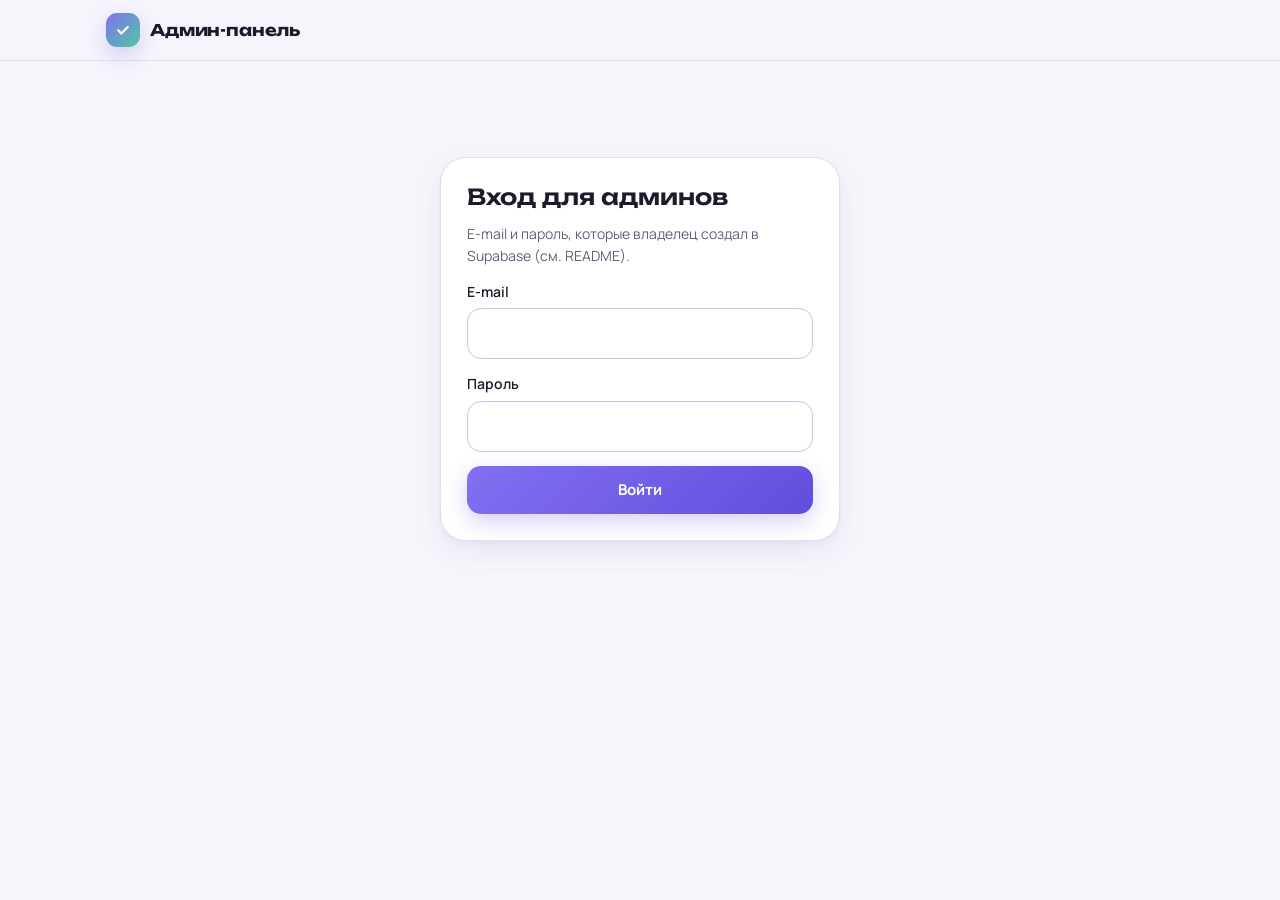
<file: admin.html>
<!doctype html>
<html lang="ru">
<head>
  <meta charset="utf-8">
  <meta name="viewport" content="width=device-width, initial-scale=1, viewport-fit=cover">
  <title>Админ-панель — Не Парься</title>
  <meta name="robots" content="noindex, nofollow">
  <script>
    (function () {
      var t = null;
      try { t = localStorage.getItem('np-theme'); } catch (e) {}
      if (t !== 'light' && t !== 'dark') t = window.matchMedia && matchMedia('(prefers-color-scheme: dark)').matches ? 'dark' : 'light';
      document.documentElement.setAttribute('data-theme', t);
    })();
  </script>
  <link rel="icon" href="assets/favicon.svg" type="image/svg+xml">
  <link rel="preconnect" href="https://fonts.googleapis.com">
  <link rel="preconnect" href="https://fonts.gstatic.com" crossorigin>
  <link href="https://fonts.googleapis.com/css2?family=Manrope:wght@400;500;600;700;800&family=Unbounded:wght@500;600;700&display=swap" rel="stylesheet">
  <link rel="stylesheet" href="styles.css?v=7">
  <link rel="stylesheet" href="panel.css?v=8">
</head>
<body class="panel">
  <header class="p-header">
    <div class="p-header__inner">
      <a href="index.html" class="logo">
        <span class="logo__mark" aria-hidden="true"><svg viewBox="0 0 32 32"><path d="M9 16.5l4.5 4.5L23 11.5" fill="none" stroke="currentColor" stroke-width="3.2" stroke-linecap="round" stroke-linejoin="round"/></svg></span>
        <span class="logo__text">Админ-панель</span>
      </a>
      <div class="p-header__right" id="who" hidden>
        <span id="whoEmail"></span>
        <button type="button" class="btn btn--ghost btn--sm" id="reload">↻</button>
        <button type="button" class="btn btn--ghost btn--sm" id="logout">Выйти</button>
      </div>
    </div>
  </header>

  <main class="p-wrap">
    <!-- Вход -->
    <form class="login" id="loginForm" hidden>
      <h1>Вход для админов</h1>
      <p class="p-muted">E-mail и пароль, которые владелец создал в Supabase (см. README).</p>
      <label>E-mail <input class="input" type="email" id="email" autocomplete="username" required></label>
      <label>Пароль <input class="input" type="password" id="password" autocomplete="current-password" required></label>
      <p class="p-error" id="loginError" hidden></p>
      <button class="btn btn--primary" type="submit" id="loginBtn">Войти</button>
    </form>

    <!-- Панель -->
    <section id="app" hidden>
      <div class="tabs" role="tablist">
        <button type="button" role="tab" aria-selected="true" data-tab="report">📊 Отчёт</button>
        <button type="button" role="tab" aria-selected="false" data-tab="orders">📦 Активные</button>
        <button type="button" role="tab" aria-selected="false" data-tab="archive">🗄 Архив</button>
        <button type="button" role="tab" aria-selected="false" data-tab="reviews">⭐ Отзывы</button>
      </div>
      <p class="p-muted" id="syncNote" style="margin:-8px 0 16px"></p>

      <div id="tab-report">
        <div class="kpis" id="kpis"></div>
        <div class="charts">
          <div class="chart">
            <h3>Выручка по месяцам</h3>
            <p>Подтверждённые оплаты, ₽ · последние 6 месяцев</p>
            <div class="vbars" id="revBars" role="img" aria-label="Выручка по месяцам"></div>
            <div class="vlabels" id="revLabels" aria-hidden="true"></div>
          </div>
          <div class="chart">
            <h3>Заказы по типам работ</h3>
            <p>Количество заказов за всё время</p>
            <div class="hbars" id="typeBars"></div>
          </div>
        </div>
        <div class="chart" style="margin-top:14px">
          <h3>По админам</h3>
          <p>Кто сколько заказов ведёт и сколько по ним оплачено</p>
          <div class="table-wrap"><table class="orders-t" id="adminTable"></table></div>
        </div>
      </div>

      <div id="tab-orders" hidden>
        <div class="filters">
          <input class="input" type="search" id="q" placeholder="Поиск: номер, имя, предмет…" aria-label="Поиск">
          <select class="input" id="fStatus" aria-label="Статус"><option value="">Все статусы</option></select>
          <button type="button" class="btn btn--ghost js-add-manual">➕ Добавить вручную</button>
        </div>
        <div class="table-wrap"><table class="orders-t" id="ordersTable"></table></div>
      </div>

      <div id="tab-archive" hidden>
        <p class="p-muted" style="margin:0 0 12px">Выполненные и отменённые заказы. Нажмите на заказ, чтобы увидеть всю информацию: заявку, оплаты, файлы и историю действий.</p>
        <div class="filters">
          <input class="input" type="search" id="aq" placeholder="Поиск: номер, имя, предмет…" aria-label="Поиск в архиве">
          <select class="input" id="aStatus" aria-label="Статус"><option value="">Все завершённые</option></select>
          <button type="button" class="btn btn--ghost js-add-manual">➕ Добавить вручную</button>
        </div>
        <p class="p-muted" id="archiveSum" style="margin:0 0 12px"></p>
        <div class="table-wrap"><table class="orders-t" id="archiveTable"></table></div>
      </div>

      <div id="tab-reviews" hidden>
        <p class="p-muted" style="margin:0 0 12px">Отзывы с сайта. «Скрыть» убирает отзыв с сайта (его можно вернуть), «Удалить» — навсегда.</p>
        <div class="rv-list" id="reviewsList"></div>
      </div>
    </section>
    <p class="p-error" id="fatal" hidden></p>
  </main>

  <!-- Карточка заказа -->
  <dialog class="drawer" id="drawer">
    <div class="drawer__box" id="drawerBox"></div>
  </dialog>
  <div class="tip" id="tip" hidden></div>
  <div class="toasts" id="toasts" aria-live="polite"></div>

  <script src="config.js?v=7"></script>
  <script src="sb.js?v=7"></script>
  <script src="admin.js?v=12"></script>
</body>
</html>
</file>
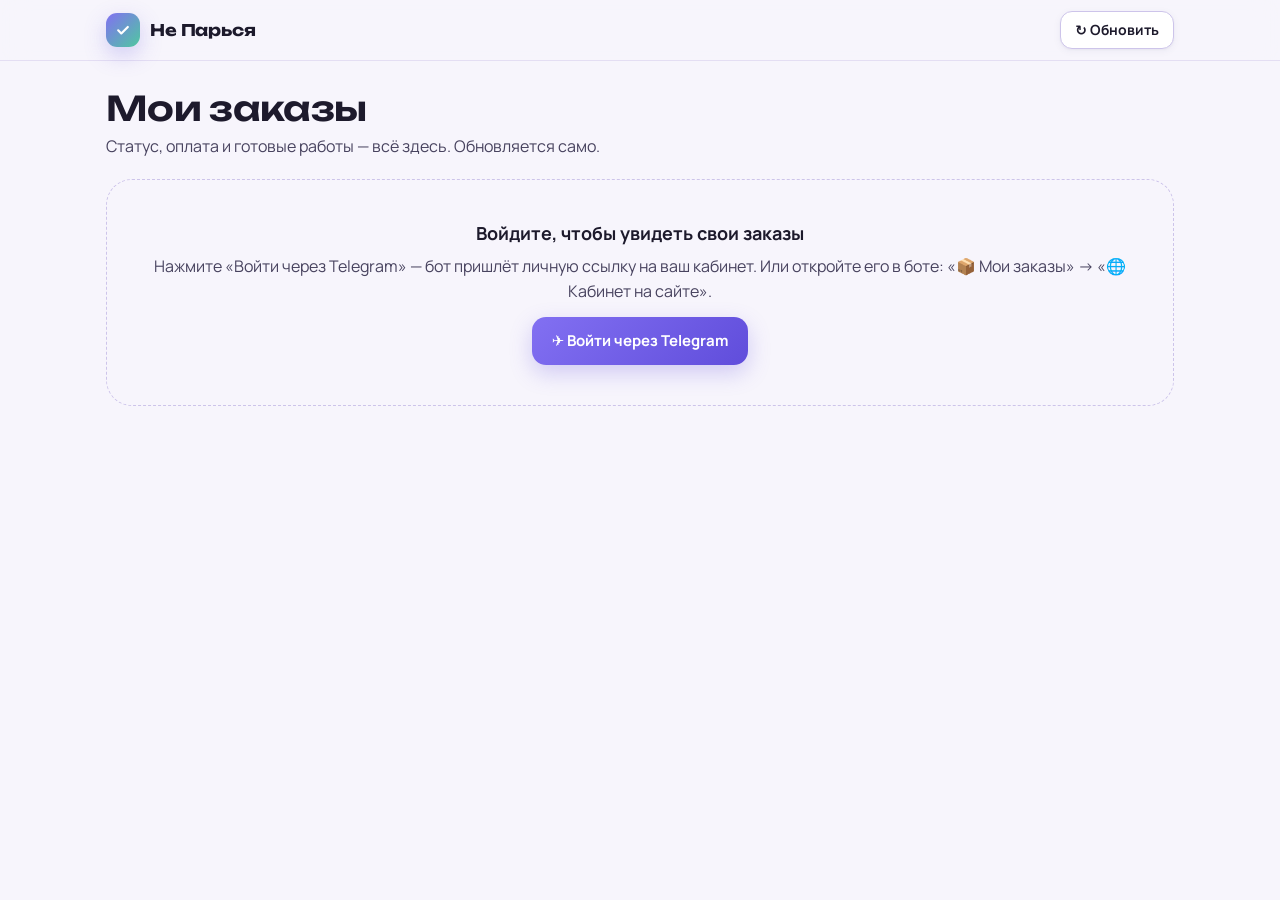
<file: cabinet.html>
<!doctype html>
<html lang="ru">
<head>
  <meta charset="utf-8">
  <meta name="viewport" content="width=device-width, initial-scale=1, viewport-fit=cover">
  <title>Мои заказы — Не Парься</title>
  <meta name="robots" content="noindex">
  <script>
    (function () {
      var t = null;
      try { t = localStorage.getItem('np-theme'); } catch (e) {}
      if (t !== 'light' && t !== 'dark') t = window.matchMedia && matchMedia('(prefers-color-scheme: dark)').matches ? 'dark' : 'light';
      document.documentElement.setAttribute('data-theme', t);
    })();
  </script>
  <link rel="icon" href="assets/favicon.svg" type="image/svg+xml">
  <link rel="preconnect" href="https://fonts.googleapis.com">
  <link rel="preconnect" href="https://fonts.gstatic.com" crossorigin>
  <link href="https://fonts.googleapis.com/css2?family=Manrope:wght@400;500;600;700;800&family=Unbounded:wght@500;600;700&display=swap" rel="stylesheet">
  <link rel="stylesheet" href="styles.css?v=7">
  <link rel="stylesheet" href="panel.css?v=7">
</head>
<body class="panel">
  <header class="p-header">
    <div class="p-header__inner">
      <a href="index.html" class="logo" id="homeLink">
        <span class="logo__mark" aria-hidden="true"><svg viewBox="0 0 32 32"><path d="M9 16.5l4.5 4.5L23 11.5" fill="none" stroke="currentColor" stroke-width="3.2" stroke-linecap="round" stroke-linejoin="round"/></svg></span>
        <span class="logo__text">Не Парься</span>
      </a>
      <div class="p-header__right">
        <button type="button" class="btn btn--ghost btn--sm" id="refresh">↻ Обновить</button>
      </div>
    </div>
  </header>

  <main class="p-wrap">
    <h1 class="p-title" id="hello">Мои заказы</h1>
    <p class="p-lead">Статус, оплата и готовые работы — всё здесь. Обновляется само.</p>
    <div id="content" aria-live="polite"><p class="p-muted"><span class="p-spin"></span> Загружаю заказы…</p></div>
  </main>

  <div class="toasts" id="toasts" aria-live="polite"></div>

  <script src="https://telegram.org/js/telegram-web-app.js"></script>
  <script src="config.js?v=7"></script>
  <script src="sb.js?v=7"></script>
  <script src="cabinet.js?v=9"></script>
</body>
</html>
</file>
<file: styles.css>
/* ==========================================================================
   «Не Парься» — стили
   Mobile-first: базовые стили для телефона (от 360px),
   медиазапросы расширяют вёрстку для планшета и десктопа.
   Все цвета — через CSS-переменные, две палитры: дневная и ночная.
   ========================================================================== */

/* ---------- Дневная тема (пастель) ---------- */
:root {
  color-scheme: light;
  --bg: #f7f5fc;
  --bg-alt: #f0ecfa;
  --surface: #ffffff;
  --surface-2: #f5f2fc;
  --surface-3: #ece7f8;
  --border: #e4def3;
  --border-strong: #cdc4ea;
  --text: #1d1a2c;
  --text-2: #48435f;
  --text-3: #645f7d;
  --accent: #6c58e0;
  --accent-ink: #5642c9;
  --accent-soft: #ebe6ff;
  --btn-1: #8270f2;
  --btn-2: #604ddb;
  --btn-text: #ffffff;
  --lav: #e7e0fe;   --lav-ink: #5a46c8;
  --mint: #cdf0e2;  --mint-ink: #1d7656;
  --peach: #ffe0d1; --peach-ink: #9c4a25;
  --blue: #d6e7fb;  --blue-ink: #2a5c99;
  --danger: #c2413b;
  --danger-soft: #fde8e6;
  --header-bg: rgba(247, 245, 252, 0.8);
  --blob-1: #e3d9ff;
  --blob-2: #c6f0df;
  --blob-3: #ffdfcf;
  --shadow-sm: 0 1px 2px rgba(45, 30, 95, 0.05), 0 2px 8px rgba(45, 30, 95, 0.05);
  --shadow: 0 2px 4px rgba(45, 30, 95, 0.04), 0 10px 28px rgba(60, 40, 120, 0.08);
  --shadow-lg: 0 24px 60px rgba(60, 40, 120, 0.16);
  --glow: 0 8px 22px rgba(108, 88, 224, 0.28);
  --card-glow: var(--shadow);
  --placeholder-1: #e9e6f1;
  --placeholder-2: #dcd8e6;

  --radius-sm: 12px;
  --radius: 18px;
  --radius-lg: 26px;
  --font: 'Manrope', system-ui, -apple-system, 'Segoe UI', Roboto, sans-serif;
  --font-display: 'Unbounded', 'Manrope', system-ui, sans-serif;
  --header-h: 64px;
  --ease: cubic-bezier(0.22, 0.8, 0.24, 1);
  --ease-spring: cubic-bezier(0.34, 1.56, 0.64, 1);
}

/* ---------- Ночная тема (графит + мягкое свечение) ---------- */
:root[data-theme='dark'] {
  color-scheme: dark;
  --bg: #0c0c11;
  --bg-alt: #101017;
  --surface: #15151d;
  --surface-2: #1b1b25;
  --surface-3: #24242f;
  --border: #272735;
  --border-strong: #3a3a4e;
  --text: #efeef6;
  --text-2: #c0bed2;
  --text-3: #9f9db5;
  --accent: #9a88ff;
  --accent-ink: #b3a6ff;
  --accent-soft: rgba(154, 136, 255, 0.14);
  --btn-1: #7f6bf6;
  --btn-2: #634fe4;
  --btn-text: #ffffff;
  --lav: rgba(160, 140, 255, 0.15);   --lav-ink: #bcb0ff;
  --mint: rgba(94, 230, 181, 0.13);   --mint-ink: #74e4bd;
  --peach: rgba(255, 170, 130, 0.13); --peach-ink: #ffbb98;
  --blue: rgba(120, 175, 255, 0.13);  --blue-ink: #a2c7ff;
  --danger: #ff8a80;
  --danger-soft: rgba(255, 110, 100, 0.12);
  --header-bg: rgba(12, 12, 17, 0.76);
  --blob-1: rgba(120, 90, 255, 0.34);
  --blob-2: rgba(40, 200, 150, 0.16);
  --blob-3: rgba(255, 130, 100, 0.12);
  --shadow-sm: 0 1px 2px rgba(0, 0, 0, 0.4);
  --shadow: 0 1px 0 rgba(255, 255, 255, 0.03) inset, 0 10px 30px rgba(0, 0, 0, 0.35);
  --shadow-lg: 0 30px 70px rgba(0, 0, 0, 0.6);
  --glow: 0 0 0 1px rgba(154, 136, 255, 0.25), 0 6px 26px rgba(127, 107, 246, 0.45);
  --card-glow: 0 0 0 1px rgba(154, 136, 255, 0.12), 0 12px 40px rgba(110, 90, 240, 0.12);
  --placeholder-1: #1e1e29;
  --placeholder-2: #262633;
}

/* ---------- Сброс и база ---------- */
*, *::before, *::after { box-sizing: border-box; }
html { -webkit-text-size-adjust: 100%; scroll-behavior: smooth; scroll-padding-top: calc(var(--header-h) + 12px); }
body {
  margin: 0;
  font-family: var(--font);
  font-size: 16px;
  line-height: 1.55;
  color: var(--text);
  background: var(--bg);
  -webkit-font-smoothing: antialiased;
  overflow-x: hidden;
  -webkit-tap-highlight-color: transparent;
}
img, svg { display: block; max-width: 100%; }
h1, h2, h3 { margin: 0; line-height: 1.15; }
p { margin: 0; }
a { color: var(--accent-ink); text-decoration: none; }
button, input, textarea { font: inherit; color: inherit; }
button { cursor: pointer; background: none; border: 0; padding: 0; }
fieldset { border: 0; margin: 0; padding: 0; min-width: 0; }
legend { padding: 0; }
[hidden] { display: none !important; }
::selection { background: var(--accent); color: #fff; }
:focus-visible { outline: 2px solid var(--accent); outline-offset: 3px; border-radius: 8px; }

svg[viewBox='0 0 24 24'] { fill: none; stroke: currentColor; stroke-width: 1.9; stroke-linecap: round; stroke-linejoin: round; }

.sr-only { position: absolute; width: 1px; height: 1px; overflow: hidden; clip: rect(0 0 0 0); white-space: nowrap; }
.skip-link { position: absolute; left: 12px; top: -60px; z-index: 200; background: var(--surface); padding: 10px 14px; border-radius: 10px; box-shadow: var(--shadow); }
.skip-link:focus { top: 12px; }

.container { width: 100%; max-width: 1180px; margin: 0 auto; padding: 0 16px; }
.container--narrow { max-width: 820px; }

/* Плавная смена темы: включается на время переключения */
html.theme-anim *, html.theme-anim *::before, html.theme-anim *::after {
  transition: background-color 0.5s var(--ease), color 0.5s var(--ease), border-color 0.5s var(--ease), box-shadow 0.5s var(--ease), fill 0.5s, stroke 0.5s !important;
}

/* ---------- Кнопки ---------- */
.btn {
  display: inline-flex; align-items: center; justify-content: center; gap: 8px;
  min-height: 48px; padding: 12px 20px;
  border-radius: 14px;
  font-weight: 700; font-size: 15px; line-height: 1.2; text-align: center;
  transition: transform 0.18s var(--ease), box-shadow 0.25s var(--ease), background-color 0.25s, border-color 0.25s, filter 0.25s;
  user-select: none;
}
.btn svg { width: 20px; height: 20px; flex: none; }
.btn--lg { min-height: 54px; padding: 14px 24px; font-size: 16px; border-radius: 16px; }
.btn--block { width: 100%; }
.btn--primary {
  color: var(--btn-text);
  background: linear-gradient(135deg, var(--btn-1), var(--btn-2));
  box-shadow: var(--glow);
}
.btn--primary:hover { filter: brightness(1.06); transform: translateY(-1px); }
.btn--ghost {
  color: var(--text);
  background: var(--surface);
  border: 1px solid var(--border-strong);
  box-shadow: var(--shadow-sm);
}
.btn--ghost:hover { border-color: var(--accent); transform: translateY(-1px); }
/* Лёгкое «вдавливание» при нажатии — синхронно со звуком */
.btn:active { transform: translateY(1px) scale(0.975); transition-duration: 0.06s; }

.icon-btn {
  width: 42px; height: 42px; display: inline-grid; place-items: center;
  border-radius: 12px; color: var(--text);
  transition: background-color 0.2s, transform 0.15s var(--ease);
}
.icon-btn svg { width: 22px; height: 22px; }
.icon-btn:hover { background: var(--surface-3); }
.icon-btn:active { transform: scale(0.92); }
.icon-btn--outline { border: 1px solid var(--border-strong); background: var(--surface); }

.link-btn {
  display: inline-flex; align-items: center; gap: 6px;
  font-size: 14px; font-weight: 600; color: var(--text-3);
  padding: 6px 8px; border-radius: 8px;
  transition: color 0.2s, background-color 0.2s;
}
.link-btn svg { width: 16px; height: 16px; }
.link-btn:hover { color: var(--danger); background: var(--danger-soft); }
.link-btn.is-confirm { color: var(--danger); background: var(--danger-soft); }

/* ---------- Шапка ---------- */
.header {
  position: sticky; top: env(safe-area-inset-top, 0px); z-index: 50;
  background: var(--header-bg);
  -webkit-backdrop-filter: saturate(160%) blur(14px);
  backdrop-filter: saturate(160%) blur(14px);
  border-bottom: 1px solid transparent;
  transition: border-color 0.3s;
}
.header.is-scrolled { border-bottom-color: var(--border); }
.header__inner { height: var(--header-h); display: flex; align-items: center; gap: 12px; }

.logo { display: inline-flex; align-items: center; gap: 10px; color: var(--text); font-family: var(--font-display); font-weight: 700; font-size: 18px; letter-spacing: -0.01em; white-space: nowrap; }
.logo__mark {
  width: 34px; height: 34px; border-radius: 11px; display: grid; place-items: center; color: #fff;
  background: linear-gradient(135deg, var(--btn-1), #4fc8a0);
  box-shadow: var(--glow);
}
.logo__mark svg { width: 22px; height: 22px; }
.logo--sm { font-size: 16px; }

.nav {
  position: fixed; left: 12px; right: 12px; top: calc(var(--header-h) + 6px);
  display: flex; flex-direction: column; gap: 2px; padding: 10px;
  background: var(--surface); border: 1px solid var(--border); border-radius: var(--radius);
  box-shadow: var(--shadow-lg);
  opacity: 0; visibility: hidden; transform: translateY(-8px) scale(0.98);
  transition: opacity 0.22s var(--ease), transform 0.22s var(--ease), visibility 0.22s;
}
.nav.is-open { opacity: 1; visibility: visible; transform: none; }
.nav a { padding: 12px 14px; border-radius: 12px; color: var(--text); font-weight: 600; }
.nav a:hover { background: var(--surface-2); }

.header__actions { margin-left: auto; display: flex; align-items: center; gap: 4px; }

.burger { flex-direction: column; gap: 4px; display: inline-flex; align-items: center; justify-content: center; }
.burger span { width: 18px; height: 2px; border-radius: 2px; background: currentColor; transition: transform 0.25s var(--ease), opacity 0.2s; }
.burger[aria-expanded='true'] span:nth-child(1) { transform: translateY(6px) rotate(45deg); }
.burger[aria-expanded='true'] span:nth-child(2) { opacity: 0; }
.burger[aria-expanded='true'] span:nth-child(3) { transform: translateY(-6px) rotate(-45deg); }

/* Звук */
.sound-ctl { position: relative; }
#soundBtn .i-sound-off { display: none; }
#soundBtn.is-muted .i-sound-on { display: none; }
#soundBtn.is-muted .i-sound-off { display: block; }
.sound-pop {
  position: absolute; right: -50px; top: calc(100% + 10px); width: 250px; z-index: 5;
  padding: 14px; border-radius: var(--radius); background: var(--surface);
  border: 1px solid var(--border); box-shadow: var(--shadow-lg);
  display: grid; gap: 12px;
  animation: pop-in 0.22s var(--ease);
}
.sound-pop__hint { font-size: 12px; color: var(--text-3); }
.vol-row { display: grid; gap: 6px; font-size: 14px; font-weight: 600; }

/* Переключатель темы: солнце ⇄ луна */
.sun-moon { width: 22px; height: 22px; overflow: visible; }
.sun-moon__core { fill: currentColor; transform-origin: center; transform-box: fill-box; transition: transform 0.55s var(--ease-spring); }
.sun-moon__cut { transition: transform 0.55s var(--ease); }
.sun-moon__rays { stroke: currentColor; stroke-width: 2; stroke-linecap: round; transform-origin: 12px 12px; transition: transform 0.55s var(--ease), opacity 0.35s; }
[data-theme='dark'] .sun-moon__core { transform: scale(1.75); }
[data-theme='dark'] .sun-moon__cut { transform: translate(-8px, 1px); }
[data-theme='dark'] .sun-moon__rays { transform: rotate(-90deg) scale(0.4); opacity: 0; }
[data-theme='dark'] .theme-toggle { color: #ffe9a8; }

/* ---------- Типографика секций ---------- */
.section { padding: 64px 0; }
.section__head { margin-bottom: 28px; max-width: 680px; }
.section__head--row { display: flex; align-items: flex-end; justify-content: space-between; gap: 16px; max-width: none; }
.eyebrow {
  display: inline-flex; align-items: center; gap: 8px;
  font-size: 13px; font-weight: 700; letter-spacing: 0.06em; text-transform: uppercase; color: var(--accent-ink);
  margin-bottom: 10px;
}
.eyebrow::before { content: ''; width: 18px; height: 2px; border-radius: 2px; background: currentColor; opacity: 0.7; }
.section__title { font-family: var(--font-display); font-weight: 600; font-size: clamp(26px, 6.5vw, 42px); letter-spacing: -0.02em; }
.section__lead { margin-top: 12px; color: var(--text-2); font-size: 16px; }

.card {
  background: var(--surface); border: 1px solid var(--border); border-radius: var(--radius-lg);
  box-shadow: var(--card-glow);
}

/* ---------- Hero ---------- */
.hero { position: relative; overflow: hidden; padding: 36px 0 40px; }
.hero__bg { position: absolute; inset: 0; pointer-events: none; }
.blob { position: absolute; border-radius: 50%; filter: blur(60px); opacity: 0.9; animation: float 18s ease-in-out infinite alternate; }
.blob--1 { width: 380px; height: 380px; background: var(--blob-1); top: -120px; left: -120px; }
.blob--2 { width: 320px; height: 320px; background: var(--blob-2); top: 120px; right: -140px; animation-delay: -6s; }
.blob--3 { width: 260px; height: 260px; background: var(--blob-3); bottom: -120px; left: 30%; animation-delay: -12s; }
.hero__inner { position: relative; display: grid; gap: 40px; }
.hero__title {
  font-family: var(--font-display); font-weight: 700;
  font-size: clamp(40px, 13vw, 104px); letter-spacing: -0.04em; line-height: 0.95;
  background: linear-gradient(120deg, var(--text) 30%, var(--accent) 75%, #45c49a 100%);
  -webkit-background-clip: text; background-clip: text; color: transparent;
  padding-bottom: 6px;
}
.hero__offer { margin-top: 18px; font-size: clamp(20px, 5.2vw, 28px); font-weight: 700; line-height: 1.3; letter-spacing: -0.01em; max-width: 620px; }
.hero__sub { margin-top: 14px; color: var(--text-2); font-size: 16px; max-width: 560px; }
.hero__cta { margin-top: 26px; display: grid; gap: 10px; }
.hero__chips { list-style: none; padding: 0; margin: 22px 0 0; display: flex; flex-wrap: wrap; gap: 8px; }
.hero__chips li {
  font-size: 13px; font-weight: 600; color: var(--text-2);
  padding: 7px 12px 7px 10px; border-radius: 999px; background: var(--surface); border: 1px solid var(--border);
  display: inline-flex; align-items: center; gap: 6px;
}
.hero__chips li::before { content: '✓'; color: var(--mint-ink); font-weight: 800; }
.soon-banner {
  margin-top: 14px; display: inline-flex; align-items: center; gap: 8px; padding: 9px 14px; border-radius: 14px;
  background: var(--peach); color: var(--peach-ink); font-size: 14px; font-weight: 700;
}

.hero__visual { position: relative; max-width: 380px; width: 100%; margin: 0 auto; padding: 18px 8px 26px; }
.mock {
  position: relative; padding: 20px; border-radius: 24px;
  background: color-mix(in srgb, var(--surface) 82%, transparent);
  border: 1px solid var(--border); box-shadow: var(--shadow-lg);
  -webkit-backdrop-filter: blur(12px); backdrop-filter: blur(12px);
  display: grid; gap: 10px;
  transform: rotate(-2deg);
}
.mock__head { display: flex; align-items: center; gap: 8px; font-weight: 700; font-size: 15px; margin-bottom: 4px; }
.mock__head b { color: var(--accent-ink); }
.mock__dot { width: 10px; height: 10px; border-radius: 50%; background: #45c49a; box-shadow: 0 0 0 4px var(--mint); }
.mock__row { display: flex; gap: 10px; align-items: center; padding: 10px 12px; border-radius: 12px; background: var(--surface-2); font-size: 14px; font-weight: 600; }
.mock__bar { height: 6px; border-radius: 6px; background: var(--surface-3); overflow: hidden; margin-top: 4px; }
.mock__bar span { display: block; height: 100%; width: 75%; border-radius: inherit; background: linear-gradient(90deg, var(--btn-1), #45c49a); }
.mock__send { margin-top: 4px; padding: 12px; text-align: center; border-radius: 12px; color: #fff; font-weight: 700; font-size: 14px; background: linear-gradient(135deg, var(--btn-1), var(--btn-2)); box-shadow: var(--glow); }
.float-chip {
  position: absolute; padding: 8px 12px; border-radius: 999px; font-size: 12px; font-weight: 700;
  background: var(--surface); border: 1px solid var(--border); box-shadow: var(--shadow);
  animation: bob 6s ease-in-out infinite;
}
.float-chip--1 { top: 0; right: 0; color: var(--lav-ink); }
.float-chip--2 { bottom: 54px; left: -8px; color: var(--blue-ink); animation-delay: -2s; }
.float-chip--3 { bottom: 2px; right: 18px; color: var(--mint-ink); animation-delay: -4s; }

/* ---------- Счётчики ---------- */
.stats { padding: 8px 0 8px; }
.stats__grid {
  display: grid; grid-template-columns: repeat(3, 1fr); gap: 8px;
  padding: 18px 10px; border-radius: var(--radius-lg); background: var(--surface); border: 1px solid var(--border); box-shadow: var(--card-glow);
}
.stat { text-align: center; padding: 4px; }
.stat__num { font-family: var(--font-display); font-weight: 600; font-size: clamp(24px, 7.5vw, 44px); letter-spacing: -0.03em; color: var(--accent-ink); font-variant-numeric: tabular-nums; }
.stat__label { margin-top: 2px; font-size: 12.5px; line-height: 1.3; color: var(--text-2); font-weight: 600; }

/* ---------- Услуги ---------- */
.price-note {
  display: flex; gap: 12px; align-items: flex-start;
  padding: 14px 16px; margin-bottom: 18px; border-radius: var(--radius);
  background: var(--accent-soft); color: var(--text); font-size: 14.5px;
}
.price-note__icon { font-size: 20px; line-height: 1.2; }
.services { display: grid; grid-template-columns: repeat(2, 1fr); gap: 10px; }
.service {
  position: relative; text-align: left; display: flex; flex-direction: column; gap: 8px;
  padding: 16px 14px; border-radius: var(--radius);
  background: var(--surface); border: 1px solid var(--border); box-shadow: var(--shadow-sm);
  transition: transform 0.25s var(--ease), box-shadow 0.25s var(--ease), border-color 0.25s;
}
.service:hover { transform: translateY(-3px); box-shadow: var(--card-glow), var(--shadow); border-color: var(--border-strong); }
.service:active { transform: translateY(0) scale(0.98); transition-duration: 0.06s; }
.service__icon { width: 44px; height: 44px; border-radius: 14px; display: grid; place-items: center; }
.service__icon svg { width: 24px; height: 24px; }
.service__title { font-weight: 800; font-size: 15.5px; line-height: 1.25; }
.service__desc { font-size: 13px; color: var(--text-2); line-height: 1.45; flex: 1; }
.service__price { margin-top: 4px; font-size: 12px; font-weight: 700; color: var(--accent-ink); display: flex; align-items: center; gap: 6px; }
.service__price::before { content: ''; width: 6px; height: 6px; border-radius: 50%; background: currentColor; opacity: 0.6; }
.service__go { position: absolute; top: 14px; right: 14px; width: 18px; height: 18px; color: var(--text-3); opacity: 0; transform: translateX(-4px); transition: 0.25s var(--ease); }
.service:hover .service__go { opacity: 1; transform: none; }
/* «Скоро»: услуга видна, но выбрать её пока нельзя */
.soon-badge { display: inline-block; margin-left: 6px; padding: 2px 8px; border-radius: 999px; font-size: 11px; font-weight: 800;
  background: var(--peach); color: var(--peach-ink); vertical-align: middle; }
.service.is-soon, .type-card.is-soon { cursor: not-allowed; }
.service.is-soon:hover { transform: none; box-shadow: var(--shadow-sm); border-color: var(--border); }
.service.is-soon .service__icon, .service.is-soon .service__desc, .service.is-soon .service__price { opacity: 0.55; }
.service.is-soon .service__go { display: none; }
.type-card.is-soon .type-card__inner { opacity: 0.55; }

/* Цвета иконок по кругу */
.tone-lav { background: var(--lav); color: var(--lav-ink); }
.tone-mint { background: var(--mint); color: var(--mint-ink); }
.tone-peach { background: var(--peach); color: var(--peach-ink); }
.tone-blue { background: var(--blue); color: var(--blue-ink); }

/* ---------- Конструктор ---------- */
.section--builder { background: var(--bg-alt); }
.builder { display: grid; gap: 20px; align-items: start; }
.builder__form { padding: 18px 16px 18px; scroll-margin-top: calc(var(--header-h) + 12px); }

.stepper { display: grid; grid-template-columns: repeat(4, 1fr); gap: 6px; }
.stepper__item {
  display: flex; flex-direction: column; align-items: center; gap: 6px; padding: 6px 2px;
  border-radius: 12px; color: var(--text-3); font-size: 11.5px; font-weight: 700; line-height: 1.2; text-align: center;
  transition: color 0.2s;
}
.stepper__num {
  width: 32px; height: 32px; border-radius: 50%; display: grid; place-items: center; font-size: 14px;
  background: var(--surface-2); border: 1.5px solid var(--border-strong);
  transition: background-color 0.3s, border-color 0.3s, color 0.3s, box-shadow 0.3s, transform 0.3s var(--ease-spring);
}
.stepper__item.is-done .stepper__num { background: var(--mint); border-color: transparent; color: var(--mint-ink); }
.stepper__item.is-active { color: var(--text); }
.stepper__item.is-active .stepper__num { background: linear-gradient(135deg, var(--btn-1), var(--btn-2)); border-color: transparent; color: #fff; box-shadow: var(--glow); transform: scale(1.06); }
.stepper__item:disabled { cursor: not-allowed; }
.stepper__label { display: block; }

.progress { margin-top: 12px; height: 6px; border-radius: 6px; background: var(--surface-3); overflow: hidden; }
.progress__bar { display: block; height: 100%; width: 25%; border-radius: inherit; background: linear-gradient(90deg, var(--btn-1), #4fc8a0); transition: width 0.5s var(--ease); }
.builder__toolbar { display: flex; justify-content: space-between; align-items: center; margin: 10px 0 6px; }
.builder__step-count { font-size: 13px; color: var(--text-3); font-weight: 600; }

.step { animation: step-in 0.4s var(--ease); }
.step__title { font-family: var(--font-display); font-weight: 600; font-size: 21px; margin: 8px 0 18px; letter-spacing: -0.01em; }

.field { margin-bottom: 22px; }
.field__label { display: flex; align-items: center; gap: 8px; flex-wrap: wrap; font-weight: 700; font-size: 15px; margin-bottom: 10px; }
.field__sublabel { font-weight: 600; font-size: 14px; color: var(--text-2); margin: 16px 0 8px; }
.field__hint { margin-top: 8px; font-size: 13px; color: var(--text-3); }
.field__error { margin-top: 10px; font-size: 14px; font-weight: 600; color: var(--danger); display: flex; gap: 6px; align-items: center; }
.field__error::before { content: '!'; width: 18px; height: 18px; flex: none; border-radius: 50%; display: grid; place-items: center; font-size: 12px; color: #fff; background: var(--danger); }
.req { color: var(--danger); }
.opt { font-size: 12px; font-weight: 600; color: var(--text-3); background: var(--surface-2); padding: 2px 8px; border-radius: 999px; }
.grid-2 { display: grid; gap: 0 16px; }
.field.is-invalid .type-grid { animation: shake 0.4s; }

.input {
  width: 100%; min-height: 48px; padding: 12px 14px;
  border-radius: 14px; border: 1.5px solid var(--border-strong); background: var(--surface);
  font-size: 16px; /* 16px — чтобы iOS не зумил поле */
  transition: border-color 0.2s, box-shadow 0.2s;
}
.input::placeholder { color: var(--text-3); opacity: 0.85; }
.input:focus { outline: none; border-color: var(--accent); box-shadow: 0 0 0 4px var(--accent-soft); }
.input:disabled { opacity: 0.55; }
.input--short { max-width: 140px; }
.textarea { resize: vertical; min-height: 110px; line-height: 1.5; }
.input + .check, .chips + .input, .font-grid + .input, .palette-grid + .input { margin-top: 10px; }
input[type='date'].input { appearance: none; -webkit-appearance: none; min-width: 0; }

/* Чекбокс */
.check { display: inline-flex; align-items: center; gap: 10px; cursor: pointer; font-size: 14.5px; font-weight: 600; color: var(--text-2); user-select: none; }
.check input, .check-card input, .chip input, .font-card input, .style-card input, .palette input, .pfont input, .extra-card input, .type-card input, .switch input {
  position: absolute; opacity: 0; width: 1px; height: 1px; pointer-events: none;
}
.check__box {
  width: 22px; height: 22px; flex: none; border-radius: 7px; border: 1.8px solid var(--border-strong); background: var(--surface);
  display: grid; place-items: center; transition: background-color 0.2s, border-color 0.2s, transform 0.2s var(--ease-spring);
}
.check__box::after { content: ''; width: 10px; height: 6px; border-left: 2.4px solid #fff; border-bottom: 2.4px solid #fff; transform: rotate(-45deg) scale(0); margin-top: -3px; transition: transform 0.25s var(--ease-spring); }
input:checked + .check__box { background: var(--accent); border-color: var(--accent); }
input:checked + .check__box::after { transform: rotate(-45deg) scale(1); }
input:focus-visible + .check__box { outline: 2px solid var(--accent); outline-offset: 2px; }
.check--inline { margin-top: 10px; }

/* Чипсы */
.chips { display: flex; flex-wrap: wrap; gap: 8px; }
.chip { position: relative; cursor: pointer; }
.chip span {
  display: inline-flex; align-items: center; min-height: 42px; padding: 9px 15px; border-radius: 999px;
  border: 1.5px solid var(--border-strong); background: var(--surface);
  font-size: 14.5px; font-weight: 600; color: var(--text-2); user-select: none;
  transition: background-color 0.2s, border-color 0.2s, color 0.2s, transform 0.15s var(--ease), box-shadow 0.25s;
}
.chip:hover span { border-color: var(--accent); color: var(--text); }
.chip:active span { transform: scale(0.95); }
.chip input:checked + span { background: var(--accent-soft); border-color: var(--accent); color: var(--accent-ink); box-shadow: 0 0 0 3px var(--accent-soft); }
.chip input:focus-visible + span { outline: 2px solid var(--accent); outline-offset: 2px; }

/* Общая база выбираемых карточек */
.type-card, .font-card, .style-card, .palette, .pfont, .extra-card, .check-card { position: relative; cursor: pointer; display: block; user-select: none; }
.sel-card,
.type-card__inner, .font-card__inner, .style-card__inner, .pfont__inner, .extra-card__inner, .check-card {
  border: 1.5px solid var(--border-strong); background: var(--surface); border-radius: 16px;
  transition: border-color 0.2s, background-color 0.2s, box-shadow 0.25s, transform 0.15s var(--ease);
}
.type-card:hover .type-card__inner, .font-card:hover .font-card__inner, .style-card:hover .style-card__inner,
.pfont:hover .pfont__inner, .extra-card:hover .extra-card__inner, .check-card:hover { border-color: var(--accent); }
.type-card:active .type-card__inner, .font-card:active .font-card__inner, .style-card:active .style-card__inner,
.pfont:active .pfont__inner, .extra-card:active .extra-card__inner, .check-card:active { transform: scale(0.97); }
input:checked + .type-card__inner, input:checked + .font-card__inner, input:checked + .style-card__inner,
input:checked + .pfont__inner, input:checked + .extra-card__inner, .check-card:has(input:checked) {
  border-color: var(--accent); background: var(--accent-soft); box-shadow: 0 0 0 3px var(--accent-soft);
}
input:focus-visible + .type-card__inner, input:focus-visible + .font-card__inner, input:focus-visible + .style-card__inner,
input:focus-visible + .pfont__inner, input:focus-visible + .extra-card__inner, .check-card:has(input:focus-visible) { outline: 2px solid var(--accent); outline-offset: 2px; }

/* Тип работы */
.type-grid { display: grid; grid-template-columns: repeat(2, 1fr); gap: 8px; }
.type-card__inner { display: flex; align-items: center; gap: 10px; padding: 11px 12px; min-height: 58px; height: 100%; }
.type-card__icon { width: 34px; height: 34px; flex: none; border-radius: 10px; display: grid; place-items: center; }
.type-card__icon svg { width: 19px; height: 19px; }
.type-card__name { font-size: 13.5px; font-weight: 700; line-height: 1.25; }

/* Шрифты оформления */
.font-grid { display: grid; grid-template-columns: repeat(2, 1fr); gap: 8px; }
.font-card__inner { display: grid; gap: 4px; padding: 12px; text-align: center; }
.font-card__sample { font-size: 26px; line-height: 1.1; color: var(--text); }
.font-card__name { font-size: 12.5px; font-weight: 700; color: var(--text-2); }
.ff-times { font-family: 'Times New Roman', Times, 'Liberation Serif', 'Noto Serif', serif; }
.ff-arial { font-family: Arial, 'Liberation Sans', Helvetica, sans-serif; }
.ff-calibri { font-family: Calibri, Carlito, 'Segoe UI', Candara, sans-serif; }
.font-preview { margin-top: 12px; padding: 14px 16px; border-radius: 14px; background: var(--surface-2); border: 1px dashed var(--border-strong); font-size: 17px; color: var(--text); line-height: 1.5; }

.check-grid { display: grid; grid-template-columns: 1fr; gap: 8px; }
.check-card { display: flex; align-items: center; gap: 10px; padding: 12px 14px; font-weight: 600; font-size: 14.5px; }
.inline-field { margin-top: 12px; display: flex; align-items: center; gap: 12px; flex-wrap: wrap; font-weight: 600; font-size: 14.5px; }

/* Числовой степпер */
.num-stepper { display: flex; align-items: center; gap: 8px; }
.num-stepper__btn {
  width: 48px; height: 48px; flex: none; border-radius: 14px; font-size: 22px; font-weight: 600;
  border: 1.5px solid var(--border-strong); background: var(--surface);
  transition: transform 0.12s, border-color 0.2s;
}
.num-stepper__btn:hover { border-color: var(--accent); }
.num-stepper__btn:active { transform: scale(0.9); }
.num-stepper__input { width: 96px; text-align: center; font-weight: 700; -moz-appearance: textfield; }
.num-stepper__input::-webkit-outer-spin-button, .num-stepper__input::-webkit-inner-spin-button { -webkit-appearance: none; margin: 0; }
.num-stepper__unit { font-weight: 700; color: var(--text-2); }

.deadline { display: grid; gap: 10px; }

/* Слайдер оригинальности */
.range-value { margin-left: auto; font-family: var(--font-display); font-size: 15px; font-weight: 600; color: var(--text-3); }
.range-value.is-set { color: var(--accent-ink); font-size: 18px; }
.range-wrap { padding: 4px 2px 0; }
.range-wrap.is-disabled { opacity: 0.45; }
.range { --val: 44%; width: 100%; height: 32px; background: transparent; -webkit-appearance: none; appearance: none; cursor: pointer; margin: 0; }
.range:focus { outline: none; }
.range::-webkit-slider-runnable-track { height: 8px; border-radius: 8px; background: linear-gradient(90deg, var(--btn-1) 0 var(--val), var(--surface-3) var(--val) 100%); }
.range::-moz-range-track { height: 8px; border-radius: 8px; background: var(--surface-3); }
.range::-moz-range-progress { height: 8px; border-radius: 8px; background: var(--btn-1); }
.range::-webkit-slider-thumb { -webkit-appearance: none; width: 26px; height: 26px; margin-top: -9px; border-radius: 50%; background: #fff; border: 3px solid var(--accent); box-shadow: 0 2px 10px rgba(60, 40, 120, 0.3); transition: transform 0.15s var(--ease-spring); }
.range::-moz-range-thumb { width: 22px; height: 22px; border-radius: 50%; background: #fff; border: 3px solid var(--accent); box-shadow: 0 2px 10px rgba(60, 40, 120, 0.3); }
.range:active::-webkit-slider-thumb { transform: scale(1.15); }
.range:focus-visible::-webkit-slider-thumb { box-shadow: 0 0 0 5px var(--accent-soft); }
.range-scale { display: flex; justify-content: space-between; font-size: 12px; color: var(--text-3); font-weight: 600; margin-top: 2px; }

/* Подсказки */
.hint-box { margin-top: 12px; display: flex; gap: 10px; padding: 12px 14px; border-radius: 14px; background: var(--mint); color: var(--text); font-size: 14px; animation: step-in 0.35s var(--ease); }
.hint-box--soft { background: var(--accent-soft); }
/* Загрузка методички */
.upload { margin-top: 12px; display: grid; gap: 8px; }
.upload__drop { position: relative; display: flex; align-items: center; gap: 12px; padding: 14px; border-radius: 14px; cursor: pointer;
  border: 1.5px dashed var(--border-strong); background: var(--surface); transition: border-color 0.2s, background 0.2s; }
.upload__drop:hover { border-color: var(--accent); background: var(--accent-soft); }
.upload__drop input { position: absolute; inset: 0; opacity: 0; cursor: pointer; width: 100%; }
.upload__drop:focus-within { outline: 2px solid var(--accent); outline-offset: 2px; }
.upload__icon { font-size: 22px; }
.upload__drop b { display: block; font-size: 14.5px; }
.upload__drop small { display: block; font-size: 12.5px; color: var(--text-2); }
.upload__list { list-style: none; margin: 0; padding: 0; display: grid; gap: 6px; }
.upload__list li { display: flex; align-items: center; gap: 8px; padding: 8px 10px; border-radius: 12px; background: var(--surface);
  border: 1px solid var(--border); font-size: 13.5px; min-width: 0; }
.upload__name { flex: 1; min-width: 0; overflow: hidden; text-overflow: ellipsis; white-space: nowrap; }
.upload__state { font-size: 12px; color: var(--text-2); white-space: nowrap; }
.upload__state[data-s="error"] { color: #d13c3c; }
.upload__del { border: 0; background: none; color: var(--text-3); font-size: 16px; cursor: pointer; padding: 2px 6px; }

/* Переключатель */
.switch-row { display: flex; align-items: center; justify-content: space-between; gap: 12px; cursor: pointer; font-size: 14px; font-weight: 600; }
.switch-row small { display: block; font-weight: 500; color: var(--text-3); font-size: 13px; margin-top: 2px; }
.switch-row--card { padding: 14px 16px; border-radius: 16px; border: 1.5px solid var(--border-strong); background: var(--surface); }
.switch { position: relative; flex: none; }
.switch__track { display: block; width: 48px; height: 28px; border-radius: 28px; background: var(--surface-3); border: 1px solid var(--border-strong); transition: background-color 0.25s; position: relative; }
.switch__track::after { content: ''; position: absolute; top: 3px; left: 3px; width: 20px; height: 20px; border-radius: 50%; background: #fff; box-shadow: 0 1px 4px rgba(0, 0, 0, 0.25); transition: transform 0.3s var(--ease-spring); }
.switch input:checked + .switch__track { background: var(--accent); border-color: var(--accent); }
.switch input:checked + .switch__track::after { transform: translateX(20px); }
.switch input:focus-visible + .switch__track { outline: 2px solid var(--accent); outline-offset: 2px; }

/* Стили презентации — карточки с мини-превью слайда.
   Цвета превью берутся из выбранной палитры (--p1…--p-bg) */
.design-block { --p1: #2c3e6b; --p2: #9aa6bf; --p3: #c9a54a; --p-bg: #ffffff; --p-font: 'Manrope', sans-serif; animation: step-in 0.35s var(--ease); }
.style-grid { display: grid; grid-template-columns: repeat(2, 1fr); gap: 10px; }
.style-card__inner { display: grid; gap: 8px; padding: 8px 8px 10px; height: 100%; }
.style-card__name { font-size: 12.5px; font-weight: 700; text-align: center; line-height: 1.25; }
.slide { position: relative; display: block; aspect-ratio: 16 / 9; border-radius: 10px; overflow: hidden; background: var(--p-bg); box-shadow: inset 0 0 0 1px rgba(0, 0, 0, 0.08); transition: background 0.4s; }
.slide i, .slide b, .slide em { position: absolute; display: block; font-style: normal; transition: background 0.4s; }
.slide--academic i { left: 0; right: 0; top: 0; height: 22%; background: var(--p1); }
.slide--academic b { left: 10%; height: 6%; width: 64%; top: 36%; background: var(--p2); opacity: 0.55; border-radius: 3px; }
.slide--academic b + b { top: 52%; width: 72%; }
.slide--academic b.s { top: 68%; width: 44%; }
.slide--minimal i { left: 12%; top: 38%; width: 38%; height: 9%; background: var(--p1); border-radius: 3px; }
.slide--minimal b { left: 12%; top: 54%; width: 18%; height: 3%; background: var(--p3); border-radius: 2px; }
.slide--bright { background: linear-gradient(135deg, var(--p1), var(--p3)); }
.slide--bright i { left: 10%; top: 30%; width: 55%; height: 14%; background: #fff; border-radius: 4px; }
.slide--bright b { left: 10%; top: 52%; width: 35%; height: 6%; background: rgba(255, 255, 255, 0.7); border-radius: 3px; }
.slide--bright em { right: -10%; bottom: -25%; width: 50%; aspect-ratio: 1; border-radius: 50%; background: var(--p2); opacity: 0.85; }
.slide--corp i { left: 0; top: 0; bottom: 0; width: 9%; background: var(--p1); }
.slide--corp b { left: 18%; top: 16%; width: 46%; height: 9%; background: var(--p1); border-radius: 2px; }
.slide--corp b + b { top: 32%; width: 30%; height: 5%; background: var(--p2); }
.slide--corp em { left: 18%; bottom: 14%; width: 30%; height: 32%; background: var(--p2); opacity: 0.45; border-radius: 3px; }
.slide--corp em + em { left: 54%; background: var(--p3); opacity: 0.7; }
.slide--creative { background: var(--p-bg); }
.slide--creative i { left: 12%; top: 30%; width: 50%; height: 14%; background: var(--p1); border-radius: 30px; transform: rotate(-6deg); }
.slide--creative b { left: 16%; top: 56%; width: 32%; height: 6%; background: var(--p2); border-radius: 6px; transform: rotate(-6deg); }
.slide--creative em { right: 8%; top: 12%; width: 26%; aspect-ratio: 1; border-radius: 40% 60% 55% 45%; background: var(--p3); }
.slide--creative em + em { right: 24%; top: 60%; width: 14%; background: var(--p2); border-radius: 50%; }
.slide--any { background: repeating-linear-gradient(45deg, var(--surface-2) 0 8px, var(--surface-3) 8px 16px); display: grid; place-items: center; }
.slide--any i { position: static; font-family: var(--font-display); font-size: 26px; font-weight: 700; color: var(--accent-ink); }

/* Палитры */
.palette-grid { display: grid; grid-template-columns: repeat(2, 1fr); gap: 8px; }
.palette__inner { display: flex; align-items: center; gap: 10px; padding: 10px 12px; border-radius: 16px; border: 1.5px solid var(--border-strong); background: var(--surface); transition: border-color 0.2s, background-color 0.2s, transform 0.15s, box-shadow 0.25s; }
.palette:hover .palette__inner { border-color: var(--accent); }
.palette:active .palette__inner { transform: scale(0.97); }
.palette input:checked + .palette__inner { border-color: var(--accent); background: var(--accent-soft); box-shadow: 0 0 0 3px var(--accent-soft); }
.palette input:focus-visible + .palette__inner { outline: 2px solid var(--accent); outline-offset: 2px; }
.palette__dots { display: flex; flex: none; }
.palette__dots span { width: 22px; height: 22px; border-radius: 50%; border: 2px solid var(--surface); margin-left: -7px; box-shadow: 0 0 0 1px rgba(0, 0, 0, 0.08); }
.palette__dots span:first-child { margin-left: 0; }
.palette__name { font-size: 13px; font-weight: 700; line-height: 1.2; }
.palette__dots--custom span { background: conic-gradient(#ff8a80, #ffd180, #b9f6ca, #80d8ff, #b388ff, #ff8a80); width: 28px; height: 28px; }

/* Шрифты презентации */
.pfont-grid { display: grid; grid-template-columns: repeat(2, 1fr); gap: 8px; }
.pfont__inner { display: grid; gap: 2px; padding: 10px 12px; }
.pfont__sample { font-size: 19px; line-height: 1.2; color: var(--text); white-space: nowrap; overflow: hidden; text-overflow: ellipsis; }
.pfont__name { font-size: 12px; font-weight: 600; color: var(--text-3); }
.slide-preview {
  position: relative; margin-top: 12px; aspect-ratio: 16 / 9; max-width: 520px; padding: 8% 9%;
  border-radius: 16px; background: var(--p-bg); color: var(--p1); overflow: hidden;
  display: flex; flex-direction: column; justify-content: center; gap: 10px;
  box-shadow: inset 0 0 0 1px rgba(0, 0, 0, 0.08), var(--shadow-sm);
  transition: background 0.4s, color 0.4s;
}
.slide-preview::before { content: ''; position: absolute; left: 9%; top: 18%; width: 54px; height: 6px; border-radius: 4px; background: var(--p3); }
.slide-preview::after { content: ''; position: absolute; right: -8%; bottom: -30%; width: 45%; aspect-ratio: 1; border-radius: 50%; background: var(--p2); opacity: 0.35; }
.slide-preview__tag { position: absolute; right: 10px; top: 10px; font: 700 10px/1 var(--font); letter-spacing: 0.06em; text-transform: uppercase; color: #555; background: rgba(255, 255, 255, 0.8); padding: 5px 7px; border-radius: 6px; z-index: 1; }
.slide-preview__title { position: relative; z-index: 1; font-family: var(--p-font); font-weight: 700; font-size: clamp(18px, 5vw, 28px); line-height: 1.15; overflow-wrap: anywhere; display: -webkit-box; -webkit-line-clamp: 3; -webkit-box-orient: vertical; overflow: hidden; }
.slide-preview__text { position: relative; z-index: 1; font-family: var(--p-font); font-size: 13px; opacity: 0.75; }

/* Доп. услуги */
.extra-grid { display: grid; grid-template-columns: 1fr; gap: 8px; }
.extra-card__inner { display: flex; gap: 12px; align-items: center; padding: 12px 14px; }
.extra-card__icon { width: 40px; height: 40px; border-radius: 12px; display: grid; place-items: center; font-size: 20px; background: var(--surface-2); flex: none; }
.extra-card b { display: block; font-size: 14.5px; }
.extra-card small { display: block; font-size: 12.5px; color: var(--text-3); font-weight: 500; }
.extra-card__inner::after { content: ''; margin-left: auto; width: 22px; height: 22px; flex: none; border-radius: 7px; border: 1.8px solid var(--border-strong); transition: 0.2s; }
input:checked + .extra-card__inner::after { background: var(--accent) url("data:image/svg+xml,%3Csvg xmlns='http://www.w3.org/2000/svg' viewBox='0 0 24 24' fill='none' stroke='white' stroke-width='3.2' stroke-linecap='round' stroke-linejoin='round'%3E%3Cpath d='M20 6 9 17l-5-5'/%3E%3C/svg%3E") center / 14px no-repeat; border-color: var(--accent); }

/* Навигация шагов */
.step-nav { display: flex; gap: 10px; margin-top: 8px; padding-top: 16px; border-top: 1px solid var(--border); }
.step-nav .btn { flex: 1; }
#prevStep { flex: 0 0 auto; }

/* ---------- Сводка заказа ---------- */
/* Телефон и планшет: плашка, закреплённая снизу */
.summary {
  position: fixed; left: 0; right: 0; bottom: 0; z-index: 60;
  background: var(--surface); border-top: 1px solid var(--border);
  border-radius: 22px 22px 0 0; box-shadow: 0 -10px 40px rgba(30, 20, 70, 0.15);
  padding-bottom: env(safe-area-inset-bottom);
  transform: translateY(110%); transition: transform 0.4s var(--ease);
}
[data-theme='dark'] .summary { box-shadow: 0 -10px 40px rgba(0, 0, 0, 0.55), 0 0 0 1px rgba(154, 136, 255, 0.12); }
body.summary-on .summary { transform: none; }
.summary__bar { width: 100%; display: flex; align-items: center; gap: 12px; padding: 12px 16px; min-height: 64px; text-align: left; }
.summary__bar-icon { width: 40px; height: 40px; flex: none; border-radius: 12px; background: var(--accent-soft); display: grid; place-items: center; font-size: 20px; }
.summary__bar-text { flex: 1; min-width: 0; display: grid; }
.summary__bar-text b { font-size: 15px; }
.summary__bar-text span { font-size: 13px; color: var(--text-2); white-space: nowrap; overflow: hidden; text-overflow: ellipsis; }
.summary__chev { width: 36px; height: 36px; border-radius: 50%; display: grid; place-items: center; background: var(--surface-2); transition: transform 0.3s var(--ease); }
.summary__chev svg { width: 20px; height: 20px; }
.summary.is-open .summary__chev { transform: rotate(180deg); }
.summary__body { max-height: 0; overflow: hidden; padding: 0 16px; transition: max-height 0.45s var(--ease), padding 0.3s; }
.summary.is-open .summary__body { max-height: min(68vh, 560px); overflow-y: auto; padding: 0 16px 16px; }
.summary__head { display: none; }
.summary__filled { font-size: 12px; font-weight: 700; color: var(--accent-ink); background: var(--accent-soft); padding: 4px 10px; border-radius: 999px; }
.summary__list { list-style: none; margin: 0; padding: 0; display: grid; gap: 2px; }
.summary__item { display: grid; grid-template-columns: 26px 1fr; gap: 8px; padding: 9px 0; border-bottom: 1px dashed var(--border); font-size: 14px; animation: step-in 0.3s var(--ease); }
.summary__item:last-child { border-bottom: 0; }
.summary__item-icon { font-size: 16px; line-height: 1.4; }
.summary__item-label { display: block; font-size: 12px; color: var(--text-3); font-weight: 600; }
.summary__item-value { display: block; font-weight: 600; overflow-wrap: anywhere; }
.summary__empty { font-size: 14px; color: var(--text-3); padding: 8px 0; }
.summary__price { display: flex; gap: 8px; align-items: center; margin: 12px 0; padding: 10px 12px; border-radius: 12px; background: var(--surface-2); font-size: 13px; font-weight: 600; color: var(--text-2); }

/* ---------- Как это работает ---------- */
.how { list-style: none; margin: 0; padding: 0; display: grid; gap: 12px; counter-reset: how; }
.how__item { position: relative; padding: 20px 18px; }
.how__num { position: absolute; top: 14px; right: 18px; font-family: var(--font-display); font-weight: 700; font-size: 42px; line-height: 1; color: var(--accent-soft); -webkit-text-stroke: 1px var(--border-strong); }
.how__icon { width: 48px; height: 48px; border-radius: 15px; display: grid; place-items: center; background: linear-gradient(135deg, var(--btn-1), var(--btn-2)); color: #fff; box-shadow: var(--glow); margin-bottom: 14px; }
.how__icon svg { width: 24px; height: 24px; }
.how__item h3 { font-size: 18px; margin-bottom: 6px; }
.how__item p { color: var(--text-2); font-size: 14.5px; }

/* ---------- Примеры работ ---------- */
.works { display: grid; grid-template-columns: 1fr; gap: 14px; }
.work { text-align: left; display: flex; flex-direction: column; overflow: hidden; border-radius: var(--radius-lg); background: var(--surface); border: 1px solid var(--border); box-shadow: var(--shadow-sm); transition: transform 0.25s var(--ease), box-shadow 0.25s; }
.work:hover { transform: translateY(-3px); box-shadow: var(--card-glow), var(--shadow); }
.work:active { transform: scale(0.985); }
.work__media { position: relative; aspect-ratio: 4 / 3; overflow: hidden; }
.work__media img { width: 100%; height: 100%; object-fit: cover; transition: transform 0.5s var(--ease); }
.work:hover .work__media img { transform: scale(1.04); }
.placeholder { width: 100%; height: 100%; display: grid; place-items: center; align-content: center; gap: 8px; color: var(--text-3); background: linear-gradient(135deg, var(--placeholder-1), var(--placeholder-2)); font-size: 13px; font-weight: 600; }
.placeholder svg { width: 44px; height: 44px; opacity: 0.6; }
.badge-example { position: absolute; left: 10px; top: 10px; z-index: 1; font-size: 11.5px; font-weight: 700; padding: 5px 10px; border-radius: 999px; background: var(--peach); color: var(--peach-ink); -webkit-backdrop-filter: blur(6px); backdrop-filter: blur(6px); }
[data-theme='dark'] .badge-example { background: rgba(60, 35, 25, 0.85); }
.work__body { padding: 14px 16px 18px; display: grid; gap: 6px; }
.tag { display: inline-flex; width: fit-content; font-size: 12px; font-weight: 700; padding: 4px 10px; border-radius: 999px; background: var(--accent-soft); color: var(--accent-ink); }
.work__subject { font-weight: 800; font-size: 16px; }
.work__desc { color: var(--text-2); font-size: 14px; }

/* ---------- Отзывы ---------- */
.carousel__ctrls { display: none; gap: 8px; }
.carousel__track {
  display: grid; grid-auto-flow: column; grid-auto-columns: 88%; gap: 12px;
  overflow-x: auto; scroll-snap-type: x mandatory; scroll-behavior: smooth;
  padding: 4px 2px 12px; margin: 0 -2px; scrollbar-width: none; overscroll-behavior-x: contain;
}
.carousel__track::-webkit-scrollbar { display: none; }
.review { scroll-snap-align: start; padding: 20px; display: flex; flex-direction: column; gap: 12px; }
.review__stars { display: flex; gap: 2px; color: #f2b84b; font-size: 18px; letter-spacing: 1px; }
.review__stars .off { color: var(--border-strong); }
.review__text { font-size: 15px; color: var(--text); flex: 1; }
.review__text::before { content: '«'; } .review__text::after { content: '»'; }
.review__text--none::before, .review__text--none::after { content: none; } /* оценка без текста */
.review__who { display: flex; align-items: center; gap: 12px; padding-top: 12px; border-top: 1px solid var(--border); }
.review__avatar { width: 42px; height: 42px; border-radius: 50%; display: grid; place-items: center; font-weight: 800; color: var(--lav-ink); background: var(--lav); flex: none; }
.review__name { font-weight: 800; font-size: 15px; }
.review__meta { font-size: 13px; color: var(--text-3); }
.carousel__dots { display: flex; justify-content: center; gap: 6px; margin-top: 6px; }
.carousel__dots button { width: 8px; height: 8px; border-radius: 8px; background: var(--border-strong); transition: width 0.3s var(--ease), background-color 0.3s; }
.carousel__dots button.is-active { width: 24px; background: var(--accent); }
.carousel__dots button::before { content: ''; position: absolute; inset: -10px; }
.carousel__dots button { position: relative; }

/* ---------- Гарантии ---------- */
.perks { display: grid; grid-template-columns: 1fr; gap: 12px; }
.perk { padding: 20px 18px; display: grid; grid-template-columns: 48px 1fr; gap: 4px 14px; align-items: start; }
.perk__icon { grid-row: span 2; width: 48px; height: 48px; border-radius: 15px; display: grid; place-items: center; }
.perk__icon svg { width: 24px; height: 24px; }
.perk__icon--lav { background: var(--lav); color: var(--lav-ink); }
.perk__icon--mint { background: var(--mint); color: var(--mint-ink); }
.perk__icon--peach { background: var(--peach); color: var(--peach-ink); }
.perk__icon--blue { background: var(--blue); color: var(--blue-ink); }
.perk h3 { font-size: 17px; }
.perk p { font-size: 14.5px; color: var(--text-2); }

/* ---------- FAQ ---------- */
.faq { display: grid; gap: 10px; }
.faq__item { border-radius: var(--radius); background: var(--surface); border: 1px solid var(--border); transition: border-color 0.25s, box-shadow 0.25s; }
.faq__item.is-open { border-color: var(--border-strong); box-shadow: var(--card-glow); }
.faq__q { width: 100%; display: flex; align-items: center; justify-content: space-between; gap: 14px; padding: 16px 18px; text-align: left; font-weight: 700; font-size: 16px; }
.faq__icon { position: relative; width: 30px; height: 30px; flex: none; border-radius: 50%; background: var(--accent-soft); transition: transform 0.35s var(--ease), background-color 0.3s; }
.faq__icon::before, .faq__icon::after { content: ''; position: absolute; left: 50%; top: 50%; width: 12px; height: 2px; margin: -1px 0 0 -6px; border-radius: 2px; background: var(--accent-ink); transition: transform 0.35s var(--ease); }
.faq__icon::after { transform: rotate(90deg); }
.faq__item.is-open .faq__icon { transform: rotate(180deg); }
.faq__item.is-open .faq__icon::after { transform: rotate(0); }
.faq__a { display: grid; grid-template-rows: 0fr; transition: grid-template-rows 0.4s var(--ease); }
.faq__item.is-open .faq__a { grid-template-rows: 1fr; }
.faq__a > div { overflow: hidden; }
.faq__a p { padding: 0 18px; color: var(--text-2); font-size: 15px; }
.faq__a p:last-child { padding-bottom: 18px; }
.faq__a p + p { margin-top: 10px; }

/* ---------- Финальный CTA ---------- */
.section--cta { padding-top: 16px; }
.cta { position: relative; overflow: hidden; padding: 32px 20px; text-align: center; background: linear-gradient(135deg, var(--lav), var(--mint) 60%, var(--peach)); border: 0; }
[data-theme='dark'] .cta { background: radial-gradient(120% 140% at 0% 0%, rgba(127, 107, 246, 0.35), transparent 55%), radial-gradient(120% 140% at 100% 100%, rgba(40, 200, 150, 0.2), transparent 60%), var(--surface); border: 1px solid var(--border); }
.cta h2 { font-family: var(--font-display); font-weight: 600; font-size: clamp(24px, 6vw, 36px); letter-spacing: -0.02em; }
.cta p { margin: 10px auto 0; max-width: 520px; color: var(--text-2); }
.cta__btns { margin-top: 22px; display: grid; gap: 10px; justify-content: center; }

/* ---------- Футер ---------- */
.footer { padding: 32px 0 calc(96px + env(safe-area-inset-bottom)); border-top: 1px solid var(--border); }
.footer__inner { display: flex; flex-direction: column; align-items: center; gap: 16px; text-align: center; }
.footer__copy { font-size: 13px; color: var(--text-3); }
.footer__note { font-size: 11.5px; color: var(--text-3); max-width: 420px; }

/* ---------- Плавающая кнопка Telegram ---------- */
.fab {
  position: fixed; right: 16px; bottom: calc(16px + env(safe-area-inset-bottom)); z-index: 55;
  width: 58px; height: 58px; border-radius: 50%; display: grid; place-items: center; color: #fff;
  background: linear-gradient(135deg, #42a8e6, #2a86d1);
  box-shadow: 0 10px 26px rgba(42, 134, 209, 0.45);
  transition: transform 0.35s var(--ease), bottom 0.4s var(--ease), box-shadow 0.3s;
}
[data-theme='dark'] .fab { box-shadow: 0 0 0 1px rgba(120, 190, 255, 0.3), 0 0 28px rgba(66, 168, 230, 0.55); }
.fab svg { width: 27px; height: 27px; margin-left: -2px; }
.fab:hover { transform: translateY(-2px) scale(1.04); }
.fab:active { transform: scale(0.92); }
.fab::before { content: ''; position: absolute; inset: 0; border-radius: 50%; border: 2px solid #42a8e6; animation: ring 2.8s var(--ease) infinite; }
body.summary-on .fab { bottom: calc(80px + env(safe-area-inset-bottom)); }
body.summary-open .fab { transform: scale(0); }

/* ---------- Модальные окна ---------- */
.modal { border: 0; padding: 0; background: transparent; color: var(--text); width: 100%; max-width: 100%; max-height: 100%; margin: 0; inset: 0; height: 100%; }
.modal[open] { display: flex; align-items: flex-end; justify-content: center; }
.modal::backdrop { background: rgba(15, 10, 35, 0.45); -webkit-backdrop-filter: blur(6px); backdrop-filter: blur(6px); }
[data-theme='dark'] .modal::backdrop { background: rgba(0, 0, 0, 0.65); }
.modal__box {
  position: relative; width: 100%; max-width: 560px; max-height: 92vh; overflow-y: auto;
  padding: 24px 18px calc(18px + env(safe-area-inset-bottom)); border-radius: 26px 26px 0 0;
  background: var(--surface); border: 1px solid var(--border); box-shadow: var(--shadow-lg);
  animation: sheet-in 0.4s var(--ease);
}
.modal__close { position: absolute; right: 10px; top: 10px; }
.modal__title { font-family: var(--font-display); font-weight: 600; font-size: 21px; padding-right: 40px; }
.modal__lead { margin-top: 6px; font-size: 14px; color: var(--text-2); }
.modal__msg {
  margin: 16px 0 0; padding: 16px; border-radius: 16px; background: var(--surface-2); border: 1px solid var(--border);
  font-family: var(--font); font-size: 14.5px; line-height: 1.6; white-space: pre-wrap; overflow-wrap: anywhere; max-height: 46vh; overflow-y: auto;
}
.modal__note { margin-top: 10px; font-size: 13px; color: var(--peach-ink); background: var(--peach); padding: 10px 12px; border-radius: 12px; }
.modal__btns { margin-top: 18px; display: grid; grid-template-columns: auto 1fr; gap: 10px; }

.lightbox__box { max-width: 760px; }
.lightbox__media { margin-top: 30px; aspect-ratio: 4 / 3; border-radius: 16px; overflow: hidden; background: var(--surface-2); }
.lightbox__media img { width: 100%; height: 100%; object-fit: contain; }
.lightbox__info { margin-top: 16px; display: grid; gap: 8px; }
.lightbox__info p { color: var(--text-2); }
.lightbox__nav { margin-top: 16px; display: flex; align-items: center; justify-content: space-between; font-weight: 700; color: var(--text-3); font-size: 14px; }

/* ---------- Тосты ---------- */
.toasts { position: fixed; left: 50%; bottom: calc(92px + env(safe-area-inset-bottom)); transform: translateX(-50%); z-index: 300; display: grid; gap: 8px; width: min(440px, calc(100% - 32px)); pointer-events: none; }
.toast { display: flex; gap: 10px; align-items: flex-start; padding: 14px 16px; border-radius: 16px; background: var(--text); color: var(--bg); font-size: 14.5px; font-weight: 600; box-shadow: var(--shadow-lg); animation: toast-in 0.4s var(--ease); pointer-events: auto; }
.toast.is-out { animation: toast-out 0.35s var(--ease) forwards; }
.toast__icon { font-size: 18px; line-height: 1.3; }

/* ---------- Появление при скролле ---------- */
.js .reveal { opacity: 0; transform: translateY(22px); transition: opacity 0.7s var(--ease), transform 0.7s var(--ease); transition-delay: var(--d, 0s); }
.js .reveal.in { opacity: 1; transform: none; }

/* ---------- Анимации ---------- */
@keyframes float { to { transform: translate(40px, 30px) scale(1.08); } }
@keyframes bob { 50% { transform: translateY(-8px); } }
@keyframes ring { 0% { transform: scale(1); opacity: 0.6; } 70%, 100% { transform: scale(1.5); opacity: 0; } }
@keyframes step-in { from { opacity: 0; transform: translateY(10px); } }
@keyframes pop-in { from { opacity: 0; transform: translateY(-6px) scale(0.97); } }
@keyframes sheet-in { from { transform: translateY(40px); opacity: 0; } }
@keyframes toast-in { from { transform: translateY(16px) scale(0.96); opacity: 0; } }
@keyframes toast-out { to { transform: translateY(10px); opacity: 0; } }
@keyframes shake { 20%, 60% { transform: translateX(-6px); } 40%, 80% { transform: translateX(6px); } }

/* ==========================================================================
   Планшет ≥ 600px
   ========================================================================== */
@media (min-width: 600px) {
  .container { padding: 0 24px; }
  .hero__cta { display: flex; flex-wrap: wrap; }
  .cta__btns { display: flex; }
  .services { grid-template-columns: repeat(3, 1fr); gap: 14px; }
  .service { padding: 20px 18px; }
  .type-grid { grid-template-columns: repeat(3, 1fr); }
  .font-grid { grid-template-columns: repeat(4, 1fr); }
  .style-grid, .pfont-grid, .palette-grid { grid-template-columns: repeat(3, 1fr); }
  .check-grid, .extra-grid { grid-template-columns: repeat(2, 1fr); }
  .grid-2 { grid-template-columns: 1fr 1fr; }
  .builder__form { padding: 26px; }
  .stepper__item { flex-direction: row; justify-content: center; font-size: 13.5px; }
  .how { grid-template-columns: repeat(2, 1fr); }
  .works { grid-template-columns: repeat(2, 1fr); }
  .perks { grid-template-columns: repeat(2, 1fr); }
  .carousel__track { grid-auto-columns: calc(50% - 6px); }
  .carousel__ctrls { display: flex; }
  .stats__grid { padding: 26px 16px; }
  .stat__label { font-size: 14px; }
  .modal[open] { align-items: center; }
  .modal__box { border-radius: 26px; padding: 28px; margin: 16px; animation: pop-in 0.35s var(--ease); }
  .cta { padding: 48px 32px; }
  .deadline { grid-template-columns: minmax(180px, 220px) 1fr; align-items: center; }
  .stepper__label { display: block; }
}

/* ==========================================================================
   Десктоп ≥ 1024px: меню в строку, сводка сбоку
   ========================================================================== */
@media (min-width: 1024px) {
  :root { --header-h: 72px; }
  .section { padding: 96px 0; }
  .nav { position: static; flex-direction: row; gap: 2px; padding: 0; margin-left: 24px; background: none; border: 0; box-shadow: none; opacity: 1; visibility: visible; transform: none; }
  .nav a { padding: 8px 12px; font-size: 14.5px; color: var(--text-2); }
  .nav a:hover { color: var(--text); background: var(--surface-3); }
  .burger { display: none; }
  .sound-pop { right: 0; }

  .hero { padding: 72px 0 64px; }
  .hero__inner { grid-template-columns: 1.15fr 0.85fr; align-items: center; gap: 48px; }
  .hero__visual { max-width: 420px; }

  .services { grid-template-columns: repeat(4, 1fr); }
  .type-grid { grid-template-columns: repeat(4, 1fr); }

  .builder { grid-template-columns: minmax(0, 1fr) 340px; gap: 24px; }
  .builder__form { padding: 32px; }
  .summary {
    position: sticky; top: calc(var(--header-h) + 20px); left: auto; right: auto; bottom: auto; z-index: 1;
    transform: none; border-radius: var(--radius-lg); border: 1px solid var(--border); box-shadow: var(--card-glow);
    padding: 22px;
  }
  [data-theme='dark'] .summary { box-shadow: var(--card-glow); }
  .summary__bar { display: none; }
  .summary__body, .summary.is-open .summary__body { max-height: calc(100vh - var(--header-h) - 64px); overflow-y: auto; padding: 0; }
  .summary__head { display: flex; align-items: center; justify-content: space-between; margin-bottom: 8px; }
  .summary__head h3 { font-family: var(--font-display); font-weight: 600; font-size: 18px; }
  body.summary-on .fab { bottom: calc(16px + env(safe-area-inset-bottom)); }
  body.summary-open .fab { transform: none; }

  .how { grid-template-columns: repeat(4, 1fr); }
  .works { grid-template-columns: repeat(4, 1fr); }
  .perks { grid-template-columns: repeat(4, 1fr); }
  .perk { grid-template-columns: 1fr; }
  .perk__icon { grid-row: auto; margin-bottom: 10px; }
  .carousel__track { grid-auto-columns: calc((100% - 24px) / 3); }
  .toasts { bottom: 96px; }
  .fab { right: 24px; bottom: 24px; }
  .footer { padding-bottom: 40px; }
  .footer__inner { flex-direction: row; justify-content: space-between; }
}

/* Узкие телефоны (360px) — чуть компактнее */
@media (max-width: 380px) {
  .builder__form { padding: 16px 12px; }
  .chip span { padding: 8px 12px; font-size: 14px; }
  .type-card__inner { padding: 10px; gap: 8px; }
  .type-card__icon { width: 30px; height: 30px; }
  .type-card__name { font-size: 12.5px; }
  .service { padding: 14px 12px; }
  .service__title { font-size: 14.5px; }
  .logo { font-size: 16px; }
  .logo__mark { width: 30px; height: 30px; }
}

/* ---------- Уважение к prefers-reduced-motion ---------- */
@media (prefers-reduced-motion: reduce) {
  html { scroll-behavior: auto; }
  *, *::before, *::after { animation-duration: 0.01ms !important; animation-iteration-count: 1 !important; transition-duration: 0.01ms !important; }
  .js .reveal { opacity: 1; transform: none; }
  .blob, .float-chip, .fab::before { animation: none !important; }
}

/* Место под закреплённую плашку сводки на телефоне */
@media (max-width: 1023px) {
  .section--builder { padding-bottom: 110px; }
}

/* ---------- Живые отзывы и счётчики ---------- */
.stat__num.is-loading { color: var(--text-3); opacity: 0.5; }
.stat__hint { margin-top: 2px; font-size: 11.5px; color: var(--text-3); font-weight: 500; }
.review__date { font-size: 12px; color: var(--text-3); margin-left: auto; white-space: nowrap; }
.review__head { display: flex; align-items: center; gap: 10px; }
.review__text { overflow-wrap: anywhere; white-space: pre-line; }
.review--empty { grid-column: 1 / -1; align-items: center; justify-content: center; text-align: center; min-height: 180px; color: var(--text-2); }
.review--empty b { font-size: 17px; color: var(--text); }
.carousel__track:has(.review--empty) { grid-auto-columns: 100%; }
.reviews__cta { margin-top: 14px; display: flex; flex-direction: column; align-items: center; gap: 8px; text-align: center; }
.reviews__note { font-size: 13px; color: var(--text-3); }

.review-form { margin-top: 18px; }
.review-form .field { margin-bottom: 18px; }
.hp { position: absolute; left: -9999px; width: 1px; height: 1px; overflow: hidden; }
/* Звёзды: в разметке идут 5→1, а показываются 1→5, поэтому «~» закрашивает младшие */
.stars-input { display: flex; flex-direction: row-reverse; justify-content: flex-end; align-items: center; gap: 2px; flex-wrap: wrap; }
.star { position: relative; cursor: pointer; }
.star input { position: absolute; opacity: 0; width: 1px; height: 1px; pointer-events: none; }
.star span { display: block; font-size: 36px; line-height: 1; padding: 2px; color: var(--border-strong); transition: color 0.15s, transform 0.2s var(--ease-spring); }
.star:has(input:checked) span, .star:has(input:checked) ~ .star span { color: #f2b84b; }
.stars-input:hover .star span { color: var(--border-strong); }
.stars-input .star:hover span, .stars-input .star:hover ~ .star span { color: #f2b84b; }
.star:hover span { transform: scale(1.12); }
.star:active span { transform: scale(0.9); }
.star input:focus-visible + span { outline: 2px solid var(--accent); outline-offset: 2px; border-radius: 6px; }
.stars-caption { order: -1; margin-left: 12px; font-size: 14px; font-weight: 700; color: var(--text-2); }
.btn[disabled] { opacity: 0.6; pointer-events: none; }

/* Внутри Telegram (Mini App) плавающая кнопка не нужна — мы уже в боте */
.in-telegram .fab { display: none; }

/* Активный заказ клиента — над первым экраном */
.active-order { padding: 14px 0 0; }
.ao-card { background: var(--surface); border: 1px solid var(--border); border-radius: 18px; padding: 14px 16px; display: grid; gap: 10px; box-shadow: var(--shadow-sm, none); }
.ao-head { display: flex; align-items: center; justify-content: space-between; gap: 10px; flex-wrap: wrap; }
.ao-row { display: flex; flex-wrap: wrap; gap: 4px 12px; align-items: baseline; font-size: 15px; color: var(--text-2); }
.ao-code { font-family: var(--font-display); font-weight: 600; color: var(--text); }
.ao-status { color: var(--text); }
.ao-muted { color: var(--text-3); font-size: 13.5px; }
.btn--sm { min-height: 38px; padding: 8px 14px; font-size: 14px; border-radius: 12px; }
</file>
<file: panel.css>
/* ==========================================================================
   «Не Парься» — кабинет клиента и админ-панель.
   Цвета и шрифты — из styles.css (те же токены, обе темы).
   ========================================================================== */

:root {
  --chart-bar: #6c58e0;          /* проверено валидатором: светлая тема */
  --chart-track: #eeeaf8;
  --st-new-bg: var(--blue);   --st-new-ink: var(--blue-ink);
  --st-pay-bg: #fff1cc;       --st-pay-ink: #8a5a00;
  --st-work-bg: var(--lav);   --st-work-ink: var(--lav-ink);
  --st-review-bg: var(--mint); --st-review-ink: var(--mint-ink);
  --st-done-bg: #d7f5e3;      --st-done-ink: #17663f;
  --st-cancel-bg: #eceaf1;    --st-cancel-ink: #5b5770;
}
:root[data-theme='dark'] {
  --chart-bar: #8d79f5;          /* проверено валидатором: тёмная тема */
  --chart-track: #22222e;
  --st-pay-bg: rgba(255, 196, 70, 0.14); --st-pay-ink: #ffcf6e;
  --st-done-bg: rgba(80, 220, 140, 0.14); --st-done-ink: #7fe3a8;
  --st-cancel-bg: rgba(255, 255, 255, 0.07); --st-cancel-ink: #b2b0c4;
}

body.panel { background: var(--bg); min-height: 100vh; }
.p-header {
  position: sticky; top: env(safe-area-inset-top, 0px); z-index: 20;
  background: var(--header-bg); -webkit-backdrop-filter: blur(14px); backdrop-filter: blur(14px);
  border-bottom: 1px solid var(--border);
}
.p-header__inner { max-width: 1100px; margin: 0 auto; height: 60px; display: flex; align-items: center; gap: 12px;
  padding: 0 max(16px, env(safe-area-inset-right, 0px)) 0 max(16px, env(safe-area-inset-left, 0px)); }
.p-header .logo { font-size: 16px; }
.p-header__right { margin-left: auto; display: flex; align-items: center; gap: 8px; font-size: 14px; color: var(--text-2); }
.p-wrap { max-width: 1100px; margin: 0 auto; padding: 24px max(16px, env(safe-area-inset-right, 0px)) 80px max(16px, env(safe-area-inset-left, 0px)); }
.p-title { font-family: var(--font-display); font-weight: 600; font-size: clamp(24px, 6vw, 34px); letter-spacing: -0.02em; margin: 4px 0 6px; text-wrap: balance; }
.p-lead { color: var(--text-2); margin-bottom: 20px; }
.p-row { display: flex; gap: 10px; flex-wrap: wrap; align-items: center; }
.p-muted { color: var(--text-3); font-size: 14px; }
.p-empty { padding: 40px 20px; text-align: center; color: var(--text-2); border: 1.5px dashed var(--border-strong); border-radius: var(--radius-lg); }
.p-empty b { display: block; color: var(--text); font-size: 18px; margin-bottom: 6px; }
.btn--sm { min-height: 38px; padding: 8px 14px; font-size: 14px; border-radius: 12px; }
.p-spin { width: 18px; height: 18px; border-radius: 50%; border: 2.5px solid var(--border-strong); border-top-color: var(--accent); animation: p-spin 0.8s linear infinite; display: inline-block; }
@keyframes p-spin { to { transform: rotate(360deg); } }

/* Статусы: цвет + текст (никогда не только цвет) */
.pill { display: inline-flex; align-items: center; gap: 6px; padding: 4px 10px; border-radius: 999px; font-size: 12.5px; font-weight: 700; white-space: nowrap; }
.pill[data-s='new'] { background: var(--st-new-bg); color: var(--st-new-ink); }
.pill[data-s='awaiting_payment'], .pill[data-s='awaiting_final'] { background: var(--st-pay-bg); color: var(--st-pay-ink); }
.pill[data-s='in_work'] { background: var(--st-work-bg); color: var(--st-work-ink); }
.pill[data-s='review'] { background: var(--st-review-bg); color: var(--st-review-ink); }
.pill[data-s='done'] { background: var(--st-done-bg); color: var(--st-done-ink); }
.pill[data-s='cancelled'] { background: var(--st-cancel-bg); color: var(--st-cancel-ink); }

/* ---------- Кабинет клиента ---------- */
.orders { display: grid; gap: 14px; }
.o-card { background: var(--surface); border: 1px solid var(--border); border-radius: var(--radius-lg); padding: 18px; display: grid; gap: 14px; box-shadow: var(--shadow-sm); }
.o-card__head { display: flex; gap: 10px; align-items: flex-start; justify-content: space-between; flex-wrap: wrap; }
.o-card__code { font-family: var(--font-display); font-weight: 600; font-size: 18px; }
.o-card__type { color: var(--text-2); font-size: 14px; margin-top: 2px; }
.steps { display: grid; grid-template-columns: repeat(5, 1fr); gap: 4px; }
.steps span { height: 6px; border-radius: 6px; background: var(--chart-track); }
.steps span.on { background: var(--chart-bar); }
.steps-labels { display: grid; grid-template-columns: repeat(5, 1fr); gap: 4px; font-size: 11px; color: var(--text-3); text-align: center; }
.money { display: grid; grid-template-columns: repeat(3, minmax(0, 1fr)); gap: 8px; }
.money div { background: var(--surface-2); border-radius: 14px; padding: 10px 12px; min-width: 0; }
.money small { display: block; font-size: 12px; color: var(--text-3); font-weight: 600; }
.money b { font-size: 16px; font-variant-numeric: tabular-nums; }
.pay-box { border: 1.5px solid var(--accent); background: var(--accent-soft); border-radius: 16px; padding: 14px; display: grid; gap: 8px; }
.pay-box__details { white-space: pre-line; font-size: 14.5px; line-height: 1.6; overflow-wrap: anywhere; }
.pay-box code { font-family: ui-monospace, Menlo, Consolas, monospace; background: var(--surface); padding: 2px 6px; border-radius: 6px; cursor: copy; }
.files { display: grid; gap: 8px; }
.file-link { display: flex; align-items: center; gap: 10px; padding: 10px 12px; border-radius: 12px; background: var(--surface-2); color: var(--text); font-weight: 600; font-size: 14px; overflow-wrap: anywhere; }
.file-link:hover { background: var(--surface-3); }
.file-link::before { content: '📎'; }
details.o-more summary { cursor: pointer; font-weight: 700; font-size: 14px; color: var(--accent-ink); }
.o-lines { margin: 10px 0 0; padding: 0; list-style: none; display: grid; gap: 6px; font-size: 14px; }
.o-lines li { display: grid; grid-template-columns: 22px 1fr; gap: 6px; overflow-wrap: anywhere; }
.o-lines b { font-weight: 700; }

/* ---------- Админ-панель ---------- */
.login { max-width: 400px; margin: 8vh auto 0; background: var(--surface); border: 1px solid var(--border); border-radius: var(--radius-lg); padding: 26px; display: grid; gap: 14px; box-shadow: var(--card-glow); }
.login h1 { font-family: var(--font-display); font-weight: 600; font-size: 22px; margin: 0; }
.login label { display: grid; gap: 6px; font-weight: 600; font-size: 14px; }
.p-error { color: var(--danger); font-weight: 600; font-size: 14px; }
.tabs { display: flex; gap: 6px; border-bottom: 1px solid var(--border); margin-bottom: 20px; overflow-x: auto; }
.tabs button { padding: 10px 14px; font-weight: 700; color: var(--text-3); border-bottom: 2.5px solid transparent; margin-bottom: -1px; white-space: nowrap; }
.tabs button[aria-selected='true'] { color: var(--text); border-color: var(--accent); }
.kpis { display: grid; grid-template-columns: repeat(2, minmax(0, 1fr)); gap: 10px; margin-bottom: 22px; }
.kpi { background: var(--surface); border: 1px solid var(--border); border-radius: 18px; padding: 14px 16px; min-width: 0; }
.kpi small { display: block; color: var(--text-3); font-weight: 600; font-size: 12.5px; }
.kpi b { display: block; font-family: var(--font-display); font-weight: 600; font-size: clamp(20px, 5vw, 26px); font-variant-numeric: tabular-nums; margin-top: 4px; }
.kpi span { font-size: 12.5px; color: var(--text-2); }
.charts { display: grid; gap: 14px; }
.chart { background: var(--surface); border: 1px solid var(--border); border-radius: var(--radius-lg); padding: 18px; min-width: 0; }
.chart h3 { font-size: 16px; margin: 0 0 4px; }
.chart p { font-size: 13px; color: var(--text-3); margin-bottom: 14px; }
/* Вертикальные столбцы: выручка по месяцам */
.vbars { display: grid; grid-auto-flow: column; grid-auto-columns: 1fr; gap: 8px; align-items: end; height: 200px; border-bottom: 1px solid var(--border); position: relative; }
.vbar { position: relative; display: flex; flex-direction: column; justify-content: flex-end; height: 100%; cursor: default; }
.vbar i { display: block; background: var(--chart-bar); border-radius: 4px 4px 0 0; min-height: 2px; transition: opacity 0.15s; }
.vbar:hover i, .vbar:focus i { opacity: 0.8; }
.vbar em { font-style: normal; font-size: 11.5px; font-weight: 700; color: var(--text-2); text-align: center; margin-bottom: 4px; font-variant-numeric: tabular-nums; white-space: nowrap; }
.vlabels { display: grid; grid-auto-flow: column; grid-auto-columns: 1fr; gap: 8px; font-size: 11.5px; color: var(--text-3); text-align: center; margin-top: 6px; }
/* Горизонтальные столбцы: заказы по типам */
.hbars { display: grid; gap: 10px; }
.hbar { display: grid; grid-template-columns: minmax(90px, 34%) 1fr auto; gap: 10px; align-items: center; font-size: 13.5px; }
.hbar__name { color: var(--text-2); overflow: hidden; text-overflow: ellipsis; white-space: nowrap; }
.hbar__track { height: 14px; display: flex; }
.hbar__track i { display: block; height: 100%; background: var(--chart-bar); border-radius: 0 4px 4px 0; min-width: 2px; }
.hbar b { font-variant-numeric: tabular-nums; font-size: 13px; }
.tip { position: fixed; z-index: 60; pointer-events: none; background: var(--text); color: var(--bg); font-size: 13px; font-weight: 600; padding: 8px 10px; border-radius: 10px; box-shadow: var(--shadow); white-space: nowrap; }
.table-wrap { overflow-x: auto; border: 1px solid var(--border); border-radius: var(--radius); background: var(--surface); }
table.orders-t { width: 100%; border-collapse: collapse; font-size: 14px; }
.orders-t th { text-align: left; font-size: 12px; text-transform: uppercase; letter-spacing: 0.05em; color: var(--text-3); padding: 12px; border-bottom: 1px solid var(--border); white-space: nowrap; }
.orders-t td { padding: 12px; border-bottom: 1px solid var(--border); vertical-align: middle; }
.orders-t tr:last-child td { border-bottom: 0; }
.orders-t tbody tr { cursor: pointer; }
.orders-t tbody tr:hover { background: var(--surface-2); }
.orders-t .num { text-align: right; font-variant-numeric: tabular-nums; white-space: nowrap; }
.filters { display: flex; gap: 10px; flex-wrap: wrap; margin-bottom: 14px; }
.filters .input { width: auto; flex: 1 1 200px; min-height: 42px; }
.filters select.input { flex: 0 1 220px; }
.drawer { border: 0; padding: 0; background: transparent; width: 100%; max-width: 100%; height: 100%; max-height: 100%; margin: 0; }
.drawer[open] { display: flex; justify-content: flex-end; }
.drawer::backdrop { background: rgba(10, 8, 25, 0.5); }
.drawer__box { width: min(560px, 100%); height: 100%; overflow-y: auto; background: var(--bg); border-left: 1px solid var(--border); padding: 20px max(16px, env(safe-area-inset-right, 0px)) 40px 20px; display: grid; gap: 16px; align-content: start; }
.drawer__head { display: flex; justify-content: space-between; align-items: center; gap: 10px; }
.section-box { background: var(--surface); border: 1px solid var(--border); border-radius: 18px; padding: 16px; display: grid; gap: 10px; }
.section-box h4 { margin: 0; font-size: 15px; }
.section-box form { display: grid; gap: 8px; }
.kv { display: grid; grid-template-columns: auto 1fr; gap: 6px 12px; font-size: 14px; }
.kv dt { color: var(--text-3); font-weight: 600; }
.kv dd { margin: 0; overflow-wrap: anywhere; }
.act-list { display: grid; gap: 6px; font-size: 13.5px; }
.act-list div { display: flex; gap: 8px; align-items: baseline; flex-wrap: wrap; }
.act-state { font-weight: 700; font-size: 12px; padding: 2px 8px; border-radius: 999px; }
.act-state[data-s='pending'] { background: var(--st-pay-bg); color: var(--st-pay-ink); }
.act-state[data-s='done'] { background: var(--st-done-bg); color: var(--st-done-ink); }
.act-state[data-s='error'] { background: var(--danger-soft); color: var(--danger); }

@media (min-width: 720px) {
  .kpis { grid-template-columns: repeat(4, minmax(0, 1fr)); }
  .charts { grid-template-columns: 1.3fr 1fr; }
}
@media (max-width: 719px) {
  /* Таблица заказов на телефоне — карточками */
  .orders-t thead { display: none; }
  .orders-t, .orders-t tbody, .orders-t tr, .orders-t td { display: block; width: 100%; }
  .orders-t tr { padding: 12px; border-bottom: 1px solid var(--border); display: grid; grid-template-columns: 1fr auto; gap: 4px 10px; }
  .orders-t td { padding: 0; border: 0; }
  .orders-t td[data-l]::before { content: attr(data-l) ': '; color: var(--text-3); font-size: 12.5px; }
  .orders-t .num { text-align: left; }
}

/* Отзывы в админ-панели */
.rv-list { display: grid; gap: 12px; }
.rv-card { background: var(--surface); border: 1px solid var(--border); border-radius: var(--radius-lg); padding: 16px; display: grid; gap: 8px; min-width: 0; }
.rv-card--hidden { opacity: .65; border-style: dashed; }
.rv-card .p-row { display: flex; gap: 8px 12px; align-items: center; justify-content: space-between; flex-wrap: wrap; }
.rv-card b { color: var(--text); }
.rv-off { color: var(--text-3); opacity: .45; }
.rv-text { margin: 0; color: var(--text-2); white-space: pre-wrap; overflow-wrap: anywhere; }
.rv-del { color: var(--danger, #d64545); }

/* Форма «Отправить всё клиенту» */
.send-all { display: grid; gap: 10px; }
.send-all label { display: grid; gap: 6px; }
.pay-box__quick { display: flex; flex-wrap: wrap; gap: 8px; }

/* Переписка с клиентом */
.chat { display: grid; gap: 8px; max-height: 360px; overflow-y: auto; padding: 4px 2px 8px; margin-bottom: 10px; }
.msg { max-width: 88%; justify-self: start; padding: 8px 12px; border-radius: 14px 14px 14px 4px; background: var(--surface-2); display: grid; gap: 6px; }
.msg--mine { justify-self: end; border-radius: 14px 14px 4px 14px; background: var(--accent-soft); }
.msg__head { font-size: 12px; color: var(--text-3); font-weight: 600; }
.msg__text { font-size: 14px; white-space: pre-wrap; overflow-wrap: anywhere; }
.msg__state { font-size: 12px; color: var(--text-2); }
.msg .file-link { padding: 6px 10px; font-size: 13px; }
</file>
